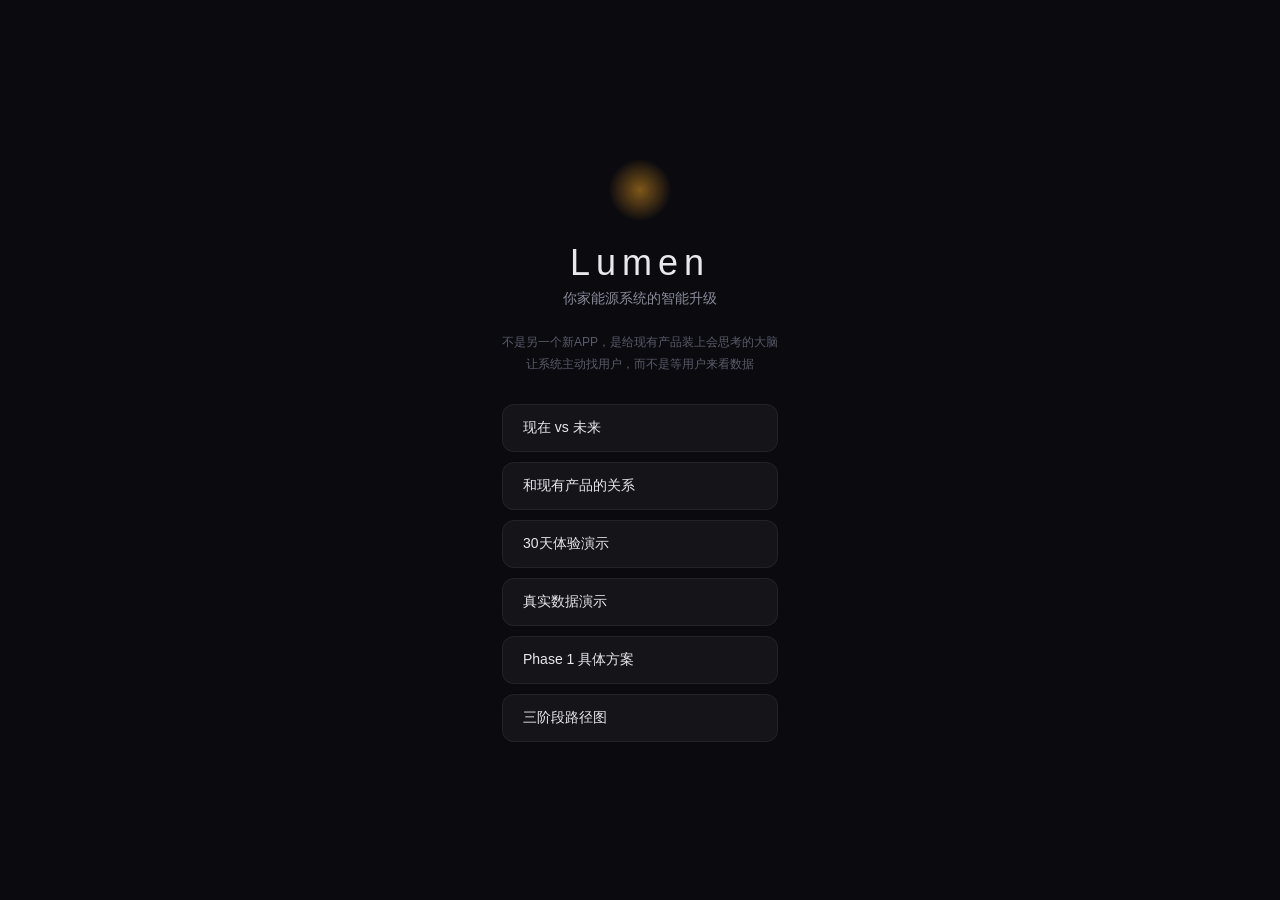
<file: index.html>
<!DOCTYPE html>
<html lang="zh-CN">
<head>
  <meta charset="UTF-8">
  <meta name="viewport" content="width=device-width, initial-scale=1.0, maximum-scale=1.0, user-scalable=no">
  <title>Lumen - 你家能源系统的意识</title>
  <link rel="stylesheet" href="css/style.css">
</head>
<body>
  <!-- 首页 -->
  <section id="landing" class="page active">
    <div class="landing-content">
      <div class="logo-glow"></div>
      <h1 class="brand-name">Lumen</h1>
      <p class="brand-tagline">你家能源系统的智能升级</p>
      <div class="landing-desc">
        <p>不是另一个新APP，是给现有产品装上会思考的大脑</p>
        <p>让系统主动找用户，而不是等用户来看数据</p>
      </div>

      <div class="landing-nav">
        <button class="landing-nav-btn" data-target="contrast">现在 vs 未来</button>
        <button class="landing-nav-btn" data-target="relationship">和现有产品的关系</button>
        <button class="landing-nav-btn" data-target="timeline">30天体验演示</button>
        <button class="landing-nav-btn" data-target="real-data">真实数据演示</button>
        <button class="landing-nav-btn" data-target="phase1">Phase 1 具体方案</button>
        <button class="landing-nav-btn" data-target="roadmap">三阶段路径图</button>
      </div>
    </div>
  </section>

  <!-- 现在 vs 未来 对比页 -->
  <section id="contrast" class="page">
    <div class="page-scroll">
      <div class="page-header">
        <button class="back-btn" data-target="landing">&larr; 返回</button>
        <h2>现在 vs 未来</h2>
      </div>
      <div class="contrast-container">
        <div class="contrast-side now">
          <div class="contrast-label">现在：用户打开APP看到的</div>
          <div class="contrast-mockup">
            <div class="mockup-header">
              <span class="mockup-title">我的电站</span>
              <span class="mockup-date">2026-05-30</span>
            </div>
            <div class="mockup-flow">
              <div class="flow-node">
                <span class="flow-value">3.2kW</span>
                <span class="flow-label">光伏</span>
              </div>
              <div class="flow-arrow">&rarr;</div>
              <div class="flow-node">
                <span class="flow-value">1.8kW</span>
                <span class="flow-label">家庭</span>
              </div>
              <div class="flow-arrow">&rarr;</div>
              <div class="flow-node">
                <span class="flow-value">0.7kW</span>
                <span class="flow-label">电网</span>
              </div>
            </div>
            <div class="mockup-stats">
              <div class="stat-row"><span>今日发电</span><span>18.3 kWh</span></div>
              <div class="stat-row"><span>今日用电</span><span>12.1 kWh</span></div>
              <div class="stat-row"><span>储能SOC</span><span>72%</span></div>
              <div class="stat-row"><span>今日卖电</span><span>6.2 kWh</span></div>
              <div class="stat-row"><span>今日买电</span><span>0 kWh</span></div>
              <div class="stat-row"><span>充电桩</span><span>空闲</span></div>
            </div>
            <div class="mockup-verdict">
              <p class="verdict-bad">用户看到这些数字后的反应：</p>
              <p class="verdict-quote">"嗯……看起来正常？我也不确定。关了吧。"</p>
            </div>
          </div>
        </div>

        <div class="contrast-divider">
          <span>VS</span>
        </div>

        <div class="contrast-side future">
          <div class="contrast-label">未来：用户收到的一条推送</div>
          <div class="contrast-push">
            <div class="push-header">
              <div class="push-avatar"></div>
              <div class="push-meta">
                <span class="push-name">Lumen</span>
                <span class="push-time">20:00</span>
              </div>
            </div>
            <div class="push-body">
              <p>今天阳光不错，发了18.3度电，全部自给自足没买电网的电。储能也从45%充到了92%。</p>
              <p>明天转阴，产能会下降，不过储能够用，不用担心。</p>
              <p>本月已经帮你省了¥342。</p>
            </div>
          </div>
          <div class="mockup-verdict">
            <p class="verdict-good">用户看到这条消息后的反应：</p>
            <p class="verdict-quote">"不错，省了342了。"然后继续刷朋友圈。</p>
          </div>
        </div>
      </div>
      <div class="contrast-summary">
        <p>同样的数据，不同的交付方式。</p>
        <p>左边需要用户主动打开、自己解读。右边直接告诉你结论，3秒看完。</p>
      </div>
    </div>
  </section>

  <!-- 和现有产品的关系 -->
  <section id="relationship" class="page">
    <div class="page-scroll">
      <div class="page-header">
        <button class="back-btn" data-target="landing">&larr; 返回</button>
        <h2>不是替代，是升级</h2>
      </div>
      <p class="page-subtitle">Lumen 是现有APP的智能层，不是另一个新产品</p>

      <div class="arch-stack">
        <div class="arch-layer new">
          <div class="arch-layer-header">
            <span class="arch-badge new-badge">新增</span>
            <h4>主动触达层</h4>
          </div>
          <p class="arch-desc">APP推送 / 短信 / 微信模板消息</p>
          <div class="arch-examples">
            <span>日报摘要</span><span>异常通知</span><span>建议确认</span><span>月度信</span>
          </div>
        </div>

        <div class="arch-connector"></div>

        <div class="arch-layer new">
          <div class="arch-layer-header">
            <span class="arch-badge new-badge">新增</span>
            <h4>对话层</h4>
          </div>
          <p class="arch-desc">APP内对话 / 微信客服对话</p>
          <div class="arch-examples">
            <span>追问电费</span><span>加装咨询</span><span>修改偏好</span><span>历史决策</span>
          </div>
        </div>

        <div class="arch-connector"></div>

        <div class="arch-layer existing">
          <div class="arch-layer-header">
            <span class="arch-badge existing-badge">改造</span>
            <h4>现有APP</h4>
          </div>
          <p class="arch-desc">角色转变：从"日常入口"变成"后台管理"</p>
          <div class="arch-examples">
            <span>设备详情</span><span>历史图表</span><span>成员管理</span><span>授权设置</span>
          </div>
        </div>

        <div class="arch-connector"></div>

        <div class="arch-layer existing">
          <div class="arch-layer-header">
            <span class="arch-badge existing-badge">不变</span>
            <h4>硬件层</h4>
          </div>
          <p class="arch-desc">自研逆变器 / 储能 / 充电桩</p>
          <div class="arch-examples">
            <span>数据上报</span><span>调度指令</span><span>安全保护</span><span>固件OTA</span>
          </div>
        </div>
      </div>

      <div class="key-point">
        <p><strong>用户体验的变化：</strong></p>
        <p>从"主动打开APP查看" → "被动收到关键信息，需要时再打开APP深入看"</p>
        <p class="key-note">APP的DAU会下降，但用户满意度和留存会上升——因为用户不打开APP不是因为不满意，而是因为不需要。</p>
      </div>
    </div>
  </section>

  <!-- 30天体验时间轴 -->
  <section id="timeline" class="page">
    <div class="timeline-header">
      <div class="timeline-progress">
        <div class="progress-bar" id="progress-bar"></div>
      </div>
      <div class="timeline-nav">
        <button class="back-btn small" data-target="landing">&larr;</button>
        <span class="nav-day" id="nav-day">Day 1</span>
        <span class="nav-title" id="nav-title">初次见面</span>
      </div>
    </div>

    <div class="cards-container" id="cards-container">
    </div>

    <div class="timeline-footer">
      <div class="nav-buttons">
        <button class="nav-btn" id="btn-prev">&larr; 上一天</button>
        <div class="dot-indicators" id="dot-indicators"></div>
        <button class="nav-btn" id="btn-next">下一天 &rarr;</button>
      </div>
      <div class="swipe-hint" id="swipe-hint">点击按钮或左右滑动浏览</div>
    </div>
  </section>

  <!-- 真实数据演示 -->
  <section id="real-data" class="page">
    <div class="page-scroll">
      <div class="page-header">
        <button class="back-btn" data-target="landing">&larr; 返回</button>
        <h2>真实数据演示</h2>
      </div>
      <p class="page-subtitle">以下用一个模拟家庭的真实数据，展示LLM生成的月度信</p>

      <div class="data-context">
        <div class="data-row"><span class="data-label">地点</span><span>浙江杭州</span></div>
        <div class="data-row"><span class="data-label">系统</span><span>10kW光伏 + 10kWh储能 + 7kW充电桩</span></div>
        <div class="data-row"><span class="data-label">家庭</span><span>四口之家，一辆纯电车</span></div>
        <div class="data-row"><span class="data-label">月份</span><span>2026年5月</span></div>
      </div>

      <div class="data-raw">
        <h4>原始数据输入</h4>
        <div class="raw-grid">
          <div class="raw-item"><span class="raw-value">486</span><span class="raw-label">发电(kWh)</span></div>
          <div class="raw-item"><span class="raw-value">412</span><span class="raw-label">用电(kWh)</span></div>
          <div class="raw-item"><span class="raw-value">127</span><span class="raw-label">卖电(kWh)</span></div>
          <div class="raw-item"><span class="raw-value">53</span><span class="raw-label">买电(kWh)</span></div>
          <div class="raw-item"><span class="raw-value">87%</span><span class="raw-label">自给率</span></div>
          <div class="raw-item"><span class="raw-value">¥623</span><span class="raw-label">节省金额</span></div>
        </div>
      </div>

      <div class="transform-arrow">
        <span>LLM 生成</span>
        <div class="arrow-line"></div>
      </div>

      <div class="generated-letter" id="generated-letter">
      </div>

      <div class="prompt-section">
        <h4>背后的 Prompt 逻辑</h4>
        <div class="prompt-box">
          <div class="prompt-label">System Prompt（节选）</div>
          <p class="prompt-text">你是 Lumen，一个家庭能源AI助手。语气温和、简洁、像一个靠谱的管家。只说用户需要知道的事，不堆数据。每条消息控制在3-5句话。金额精确到元，电量精确到度。</p>
        </div>
        <div class="prompt-box">
          <div class="prompt-label">关键规则</div>
          <ul class="prompt-rules">
            <li>先说结论，再说细节</li>
            <li>用生活化的比喻解释数据</li>
            <li>主动提及用户会关心的事件（停电、异常）</li>
            <li>每封信包含一个"社交货币"（可以跟别人聊的话题）</li>
            <li>结尾给出下月预期，建立确定感</li>
          </ul>
        </div>
      </div>
    </div>
  </section>

  <!-- Phase 1 具体方案 -->
  <section id="phase1" class="page">
    <div class="page-scroll">
      <div class="page-header">
        <button class="back-btn" data-target="landing">&larr; 返回</button>
        <h2>Phase 1 具体方案</h2>
      </div>
      <p class="page-subtitle">8-12周，让用户第一次感受到"系统在主动跟我说话"</p>

      <div class="p1-section">
        <h4>数据输入（已有）</h4>
        <div class="p1-table">
          <div class="p1-row header"><span>数据字段</span><span>来源</span><span>频率</span></div>
          <div class="p1-row"><span>光伏实时功率</span><span>逆变器</span><span>5秒/次</span></div>
          <div class="p1-row"><span>日/月累计发电</span><span>逆变器</span><span>实时累计</span></div>
          <div class="p1-row"><span>储能SOC</span><span>BMS</span><span>10秒/次</span></div>
          <div class="p1-row"><span>充电桩状态</span><span>充电模块</span><span>实时</span></div>
          <div class="p1-row"><span>电网购/卖电量</span><span>电表</span><span>分钟级</span></div>
        </div>
      </div>

      <div class="p1-section">
        <h4>外部数据（需接入）</h4>
        <div class="p1-table">
          <div class="p1-row header"><span>数据</span><span>来源</span><span>工作量</span></div>
          <div class="p1-row"><span>天气预报</span><span>和风天气API</span><span>1天</span></div>
          <div class="p1-row"><span>分时电价</span><span>电力公司公开数据</span><span>3天</span></div>
          <div class="p1-row"><span>日出日落</span><span>本地算法</span><span>0.5天</span></div>
        </div>
      </div>

      <div class="p1-section">
        <h4>MVP 范围</h4>
        <div class="scope-list">
          <div class="scope-item include">每日晚8点推送一条日报摘要（APP推送）</div>
          <div class="scope-item include">异常事件实时通知（停电、设备离线、产能骤降）</div>
          <div class="scope-item include">每月1号生成月度信（H5页面，推送链接）</div>
          <div class="scope-item exclude">对话能力（Phase 2）</div>
          <div class="scope-item exclude">自动控制（Phase 3）</div>
          <div class="scope-item exclude">多家庭成员（Phase 2）</div>
        </div>
      </div>

      <div class="p1-section">
        <h4>时间线</h4>
        <div class="p1-timeline">
          <div class="p1-week"><span class="week-num">W1-2</span><span class="week-task">数据管道搭建</span><span class="week-detail">从设备平台抽取结构化数据，接入天气API</span></div>
          <div class="p1-week"><span class="week-num">W3-4</span><span class="week-task">Prompt工程</span><span class="week-detail">设计日报/异常/月报模板，用历史数据批量测试</span></div>
          <div class="p1-week"><span class="week-num">W5-6</span><span class="week-task">推送通道</span><span class="week-detail">APP推送集成，月度信H5开发</span></div>
          <div class="p1-week"><span class="week-num">W7-8</span><span class="week-task">内测</span><span class="week-detail">10-20个内部家庭试用，调优prompt</span></div>
          <div class="p1-week"><span class="week-num">W9-10</span><span class="week-task">灰度</span><span class="week-detail">100个活跃用户灰度，监控打开率</span></div>
          <div class="p1-week"><span class="week-num">W11-12</span><span class="week-task">上线</span><span class="week-detail">全量推送，上线反馈入口</span></div>
        </div>
      </div>

      <div class="p1-section">
        <h4>资源需求</h4>
        <div class="resource-grid">
          <div class="resource-item"><span class="resource-role">后端工程师</span><span class="resource-count">1人</span><span class="resource-task">数据管道 + API对接</span></div>
          <div class="resource-item"><span class="resource-role">LLM应用工程师</span><span class="resource-count">1人</span><span class="resource-task">Prompt设计 + 质量保障</span></div>
          <div class="resource-item"><span class="resource-role">前端工程师</span><span class="resource-count">1人</span><span class="resource-task">月度信H5 + 推送集成</span></div>
          <div class="resource-item"><span class="resource-role">产品经理</span><span class="resource-count">0.5人</span><span class="resource-task">内容策略 + 用户测试</span></div>
        </div>
      </div>

      <div class="p1-section">
        <h4>成功指标</h4>
        <div class="metrics-grid">
          <div class="metric-item">
            <span class="metric-value">&gt;40%</span>
            <span class="metric-name">日报推送打开率</span>
            <span class="metric-baseline">当前APP日活约5-8%</span>
          </div>
          <div class="metric-item">
            <span class="metric-value">&gt;60%</span>
            <span class="metric-name">月度信阅读完成率</span>
          </div>
          <div class="metric-item">
            <span class="metric-value">&lt;5%</span>
            <span class="metric-name">退订率</span>
          </div>
          <div class="metric-item">
            <span class="metric-value">&gt;50</span>
            <span class="metric-name">NPS</span>
          </div>
        </div>
      </div>
    </div>
  </section>

  <!-- 路径图 -->
  <section id="roadmap" class="page">
    <div class="page-scroll">
      <div class="page-header">
        <button class="back-btn" data-target="landing">&larr; 返回</button>
        <h2>从愿景到落地</h2>
      </div>
      <p class="page-subtitle">三个阶段，每一步都有独立的用户价值</p>

      <div class="phases">
        <div class="phase-card">
          <div class="phase-header">
            <span class="phase-number">01</span>
            <span class="phase-duration">3个月</span>
          </div>
          <h3>能说话的能源报告</h3>
          <p class="phase-desc">接入现有硬件数据，用AI生成自然语言的日报/周报/月报</p>
          <div class="phase-value">
            <span class="value-label">用户价值</span>
            <span>从"看不懂的图表"变成"一句话告诉我今天怎么样"</span>
          </div>
        </div>

        <div class="phase-connector"></div>

        <div class="phase-card">
          <div class="phase-header">
            <span class="phase-number">02</span>
            <span class="phase-duration">6个月</span>
          </div>
          <h3>能对话的能源顾问</h3>
          <p class="phase-desc">加入对话能力和外部数据，用户可以随时提问，系统开始学习偏好</p>
          <div class="phase-value">
            <span class="value-label">用户价值</span>
            <span>从"被动看报告"变成"有个懂行的人可以随时问"</span>
          </div>
        </div>

        <div class="phase-connector"></div>

        <div class="phase-card">
          <div class="phase-header">
            <span class="phase-number">03</span>
            <span class="phase-duration">12个月</span>
          </div>
          <h3>能行动的能源代理</h3>
          <p class="phase-desc">接入设备控制API，AI自主执行决策，渐进式获取用户授权</p>
          <div class="phase-value">
            <span class="value-label">用户价值</span>
            <span>从"给我建议"变成"替我做好了"</span>
          </div>
        </div>
      </div>

      <div class="comparison-section">
        <h3 class="comparison-title">本质区别</h3>
        <div class="comparison-table">
          <div class="comp-row comp-header">
            <span></span>
            <span>传统能源APP</span>
            <span>Lumen</span>
          </div>
          <div class="comp-row">
            <span>核心交互</span>
            <span>用户打开APP看数据</span>
            <span class="highlight">系统在需要时找你</span>
          </div>
          <div class="comp-row">
            <span>价值交付</span>
            <span>数据可视化</span>
            <span class="highlight">决策执行 + 叙事解释</span>
          </div>
          <div class="comp-row">
            <span>用户角色</span>
            <span>操作者</span>
            <span class="highlight">委托人</span>
          </div>
          <div class="comp-row">
            <span>成功标志</span>
            <span>DAU高、时长长</span>
            <span class="highlight">用户完全不想起这件事</span>
          </div>
        </div>
      </div>

      <div class="final-statement">
        <p>Lumen 的终极形态：</p>
        <p class="statement-highlight">你忘了它的存在，但你的电费账单每个月都在变少，你的家在每次极端天气中都安然无恙，你偶尔收到一封信，告诉你一切都好。</p>
      </div>
    </div>
  </section>

  <script src="js/data.js"></script>
  <script src="js/app.js"></script>
</body>
</html>
</file>
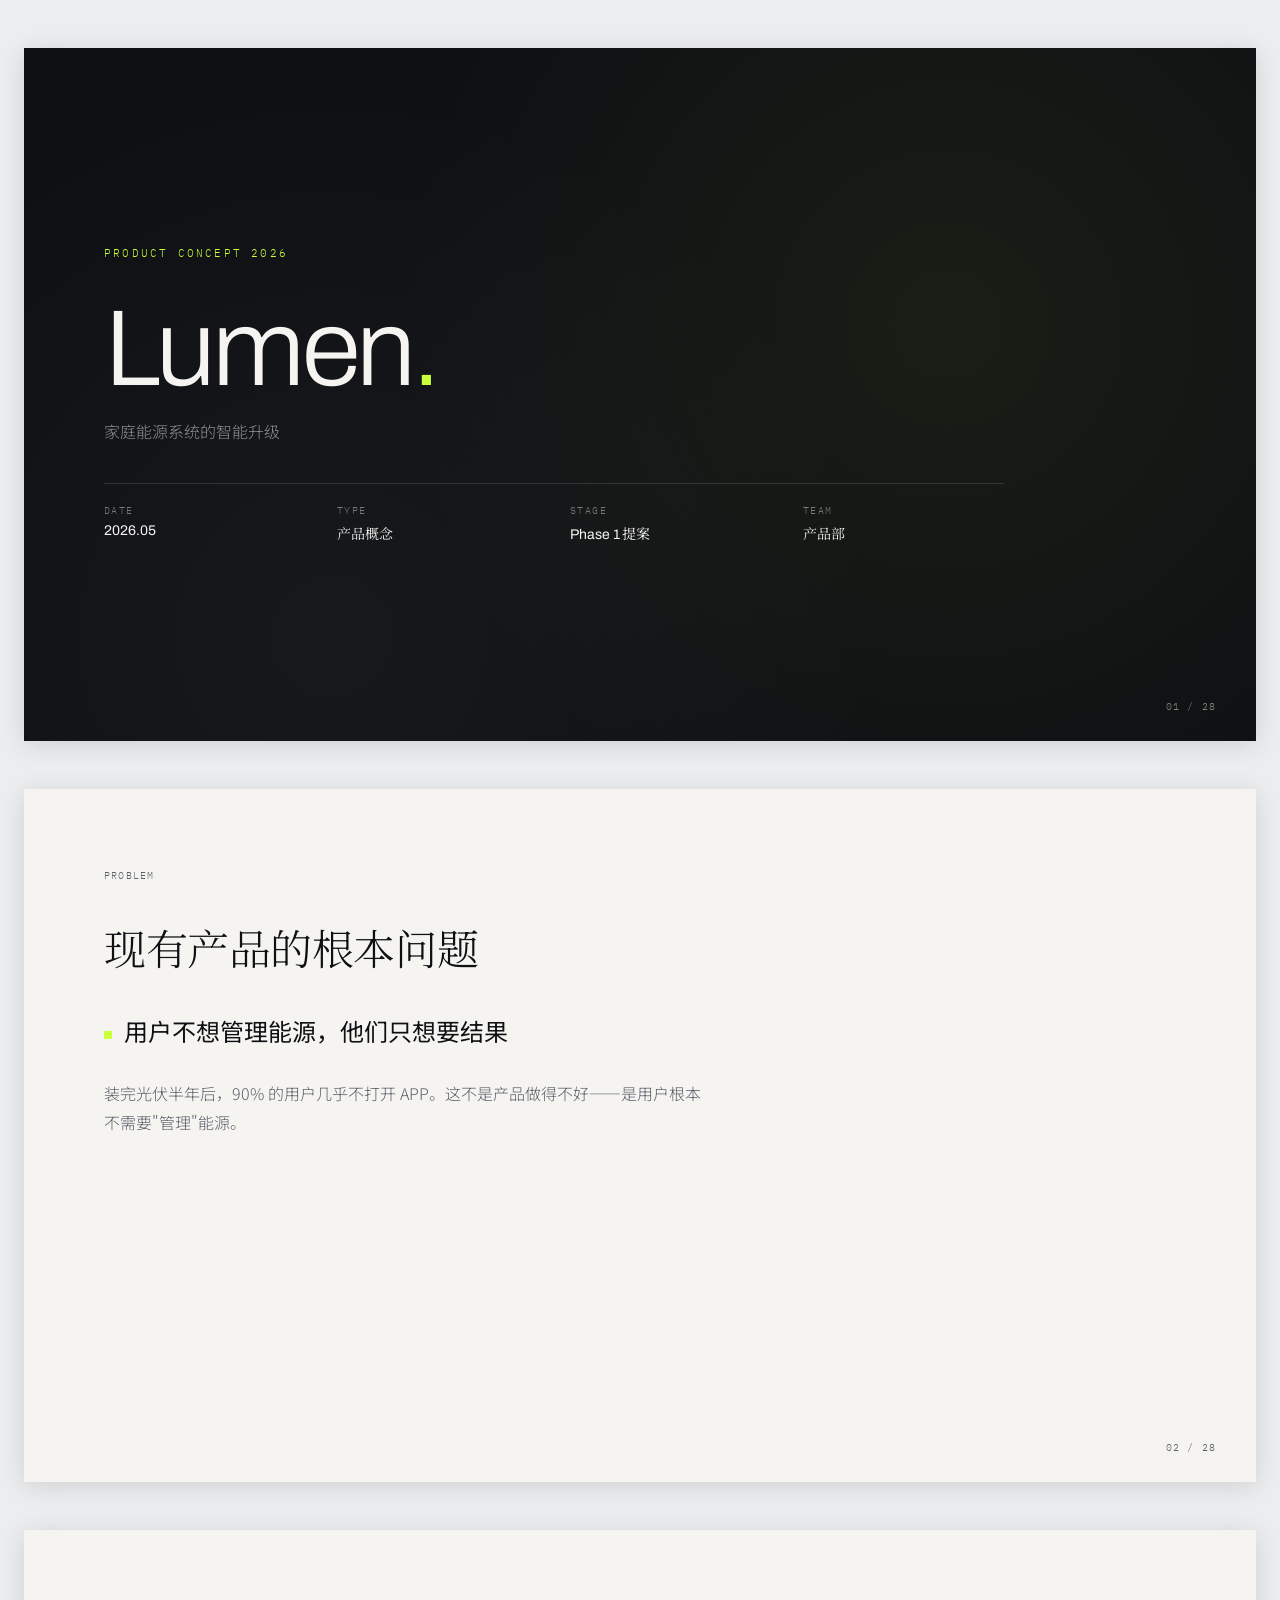
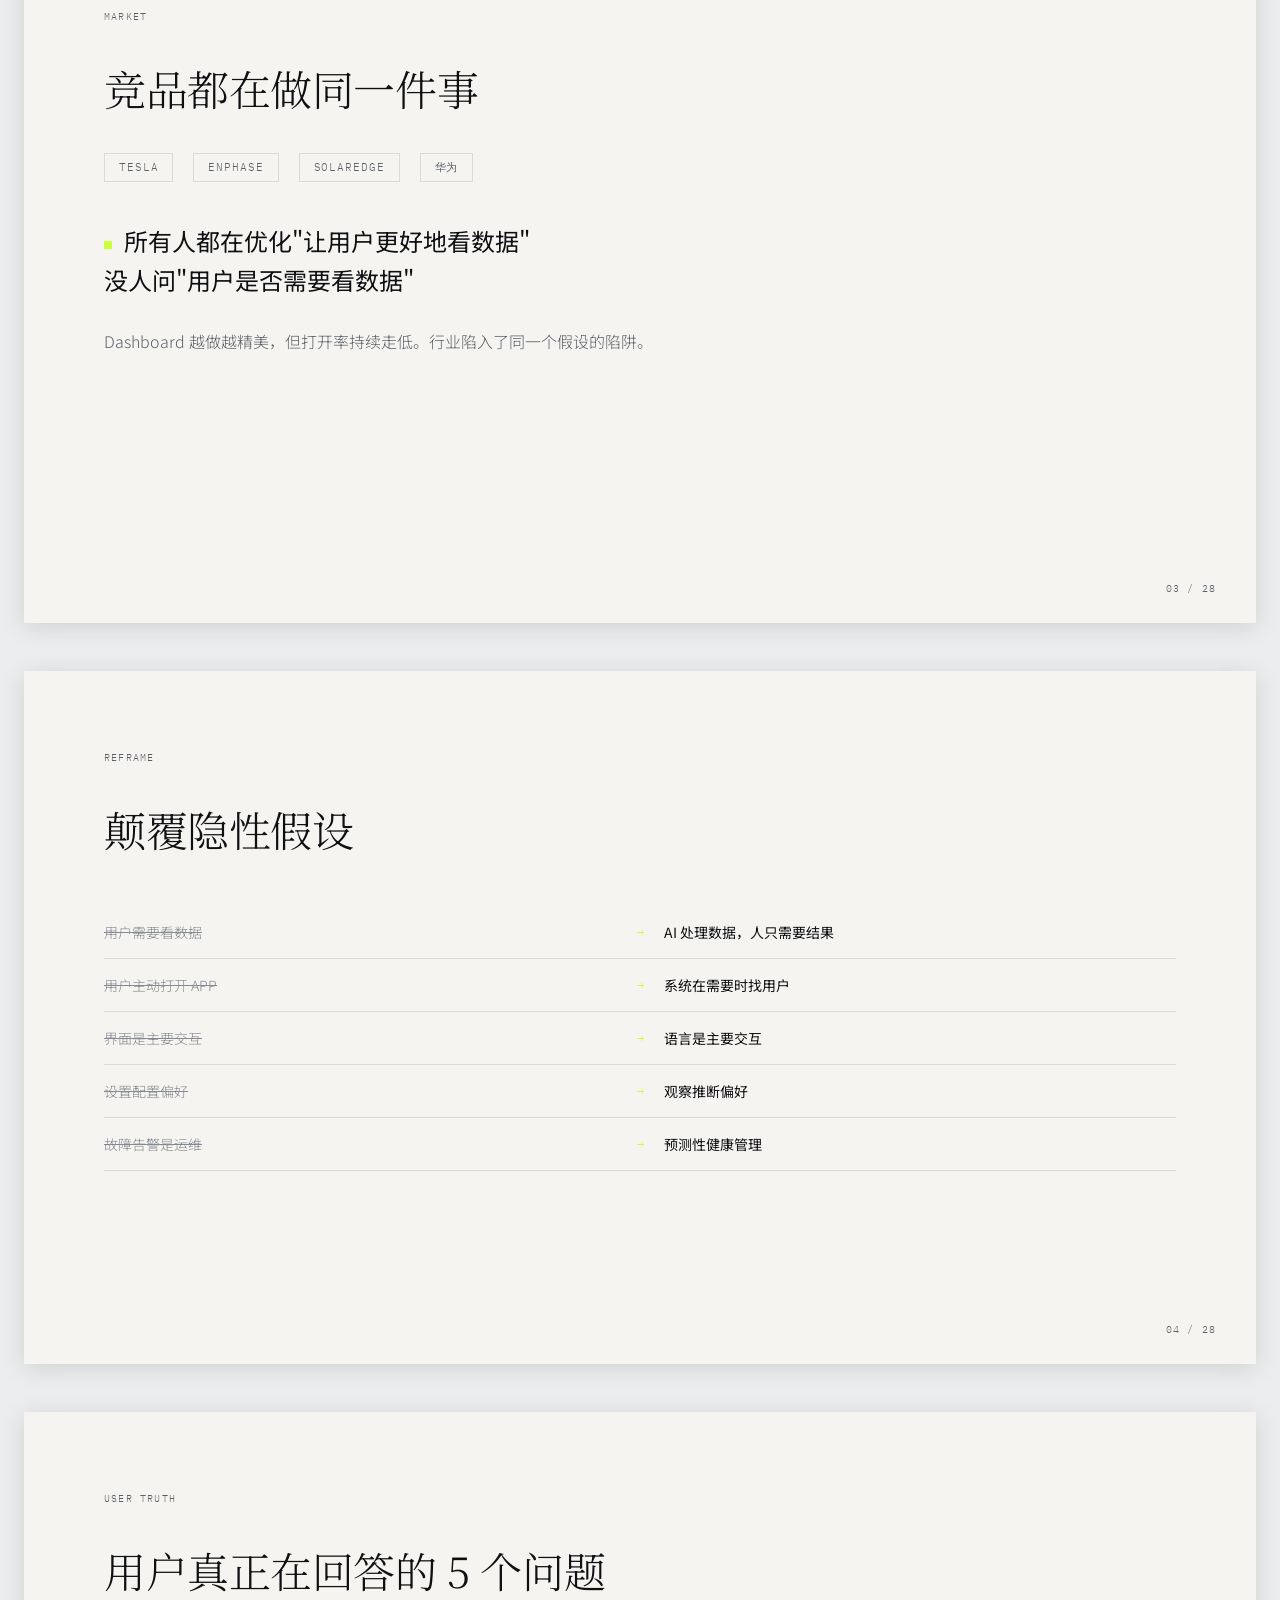
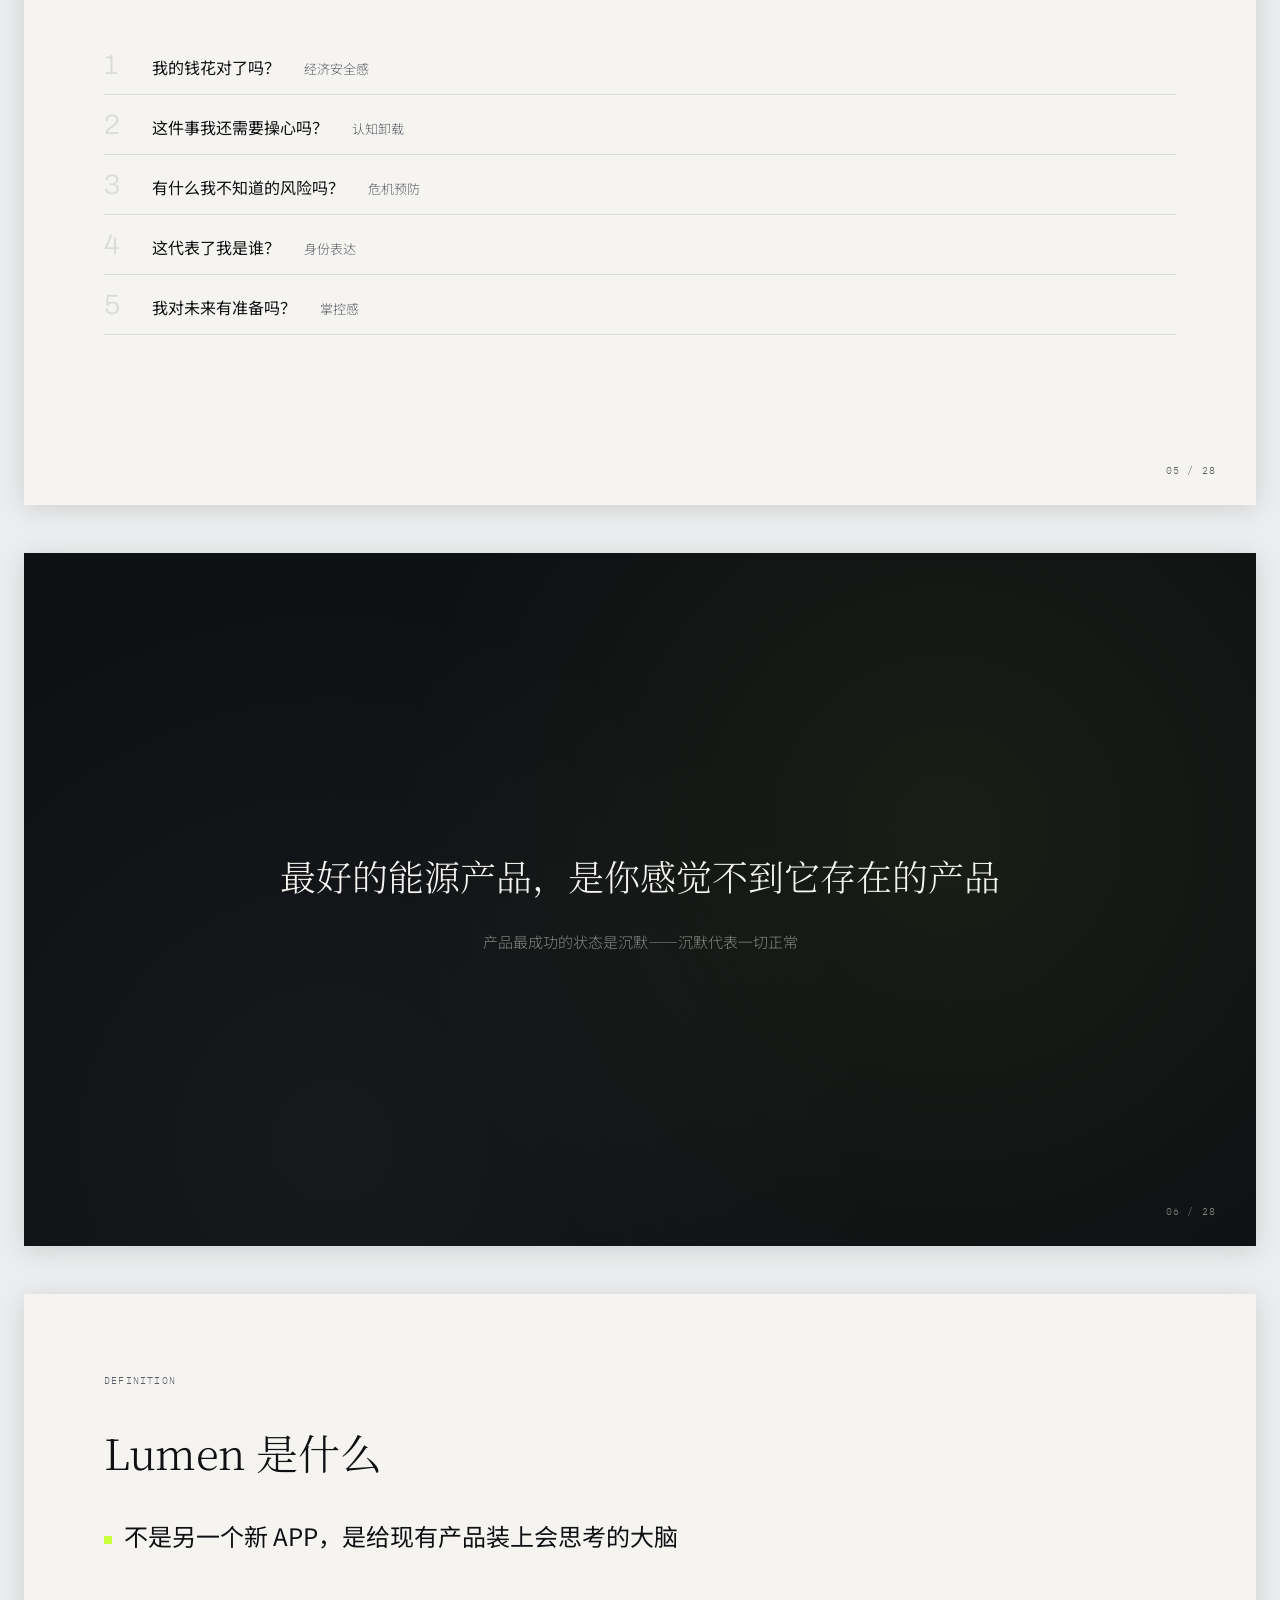
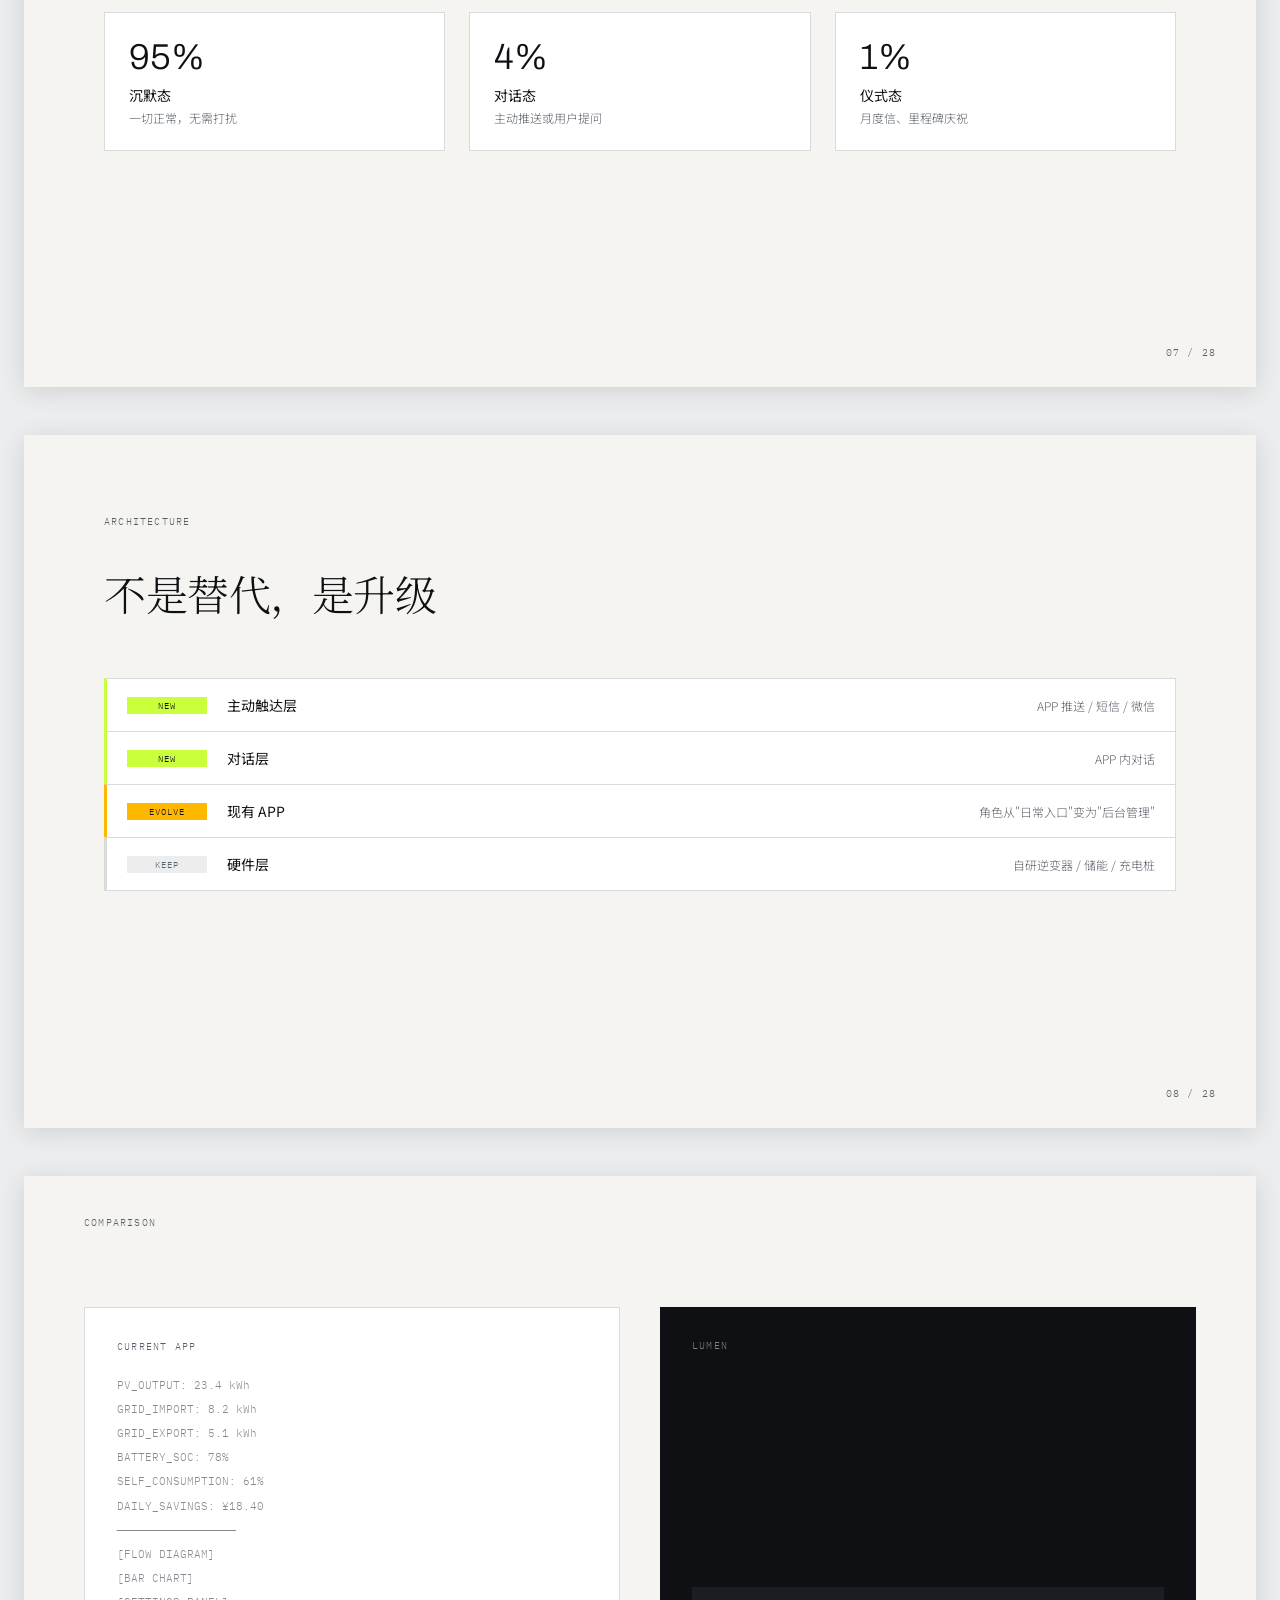
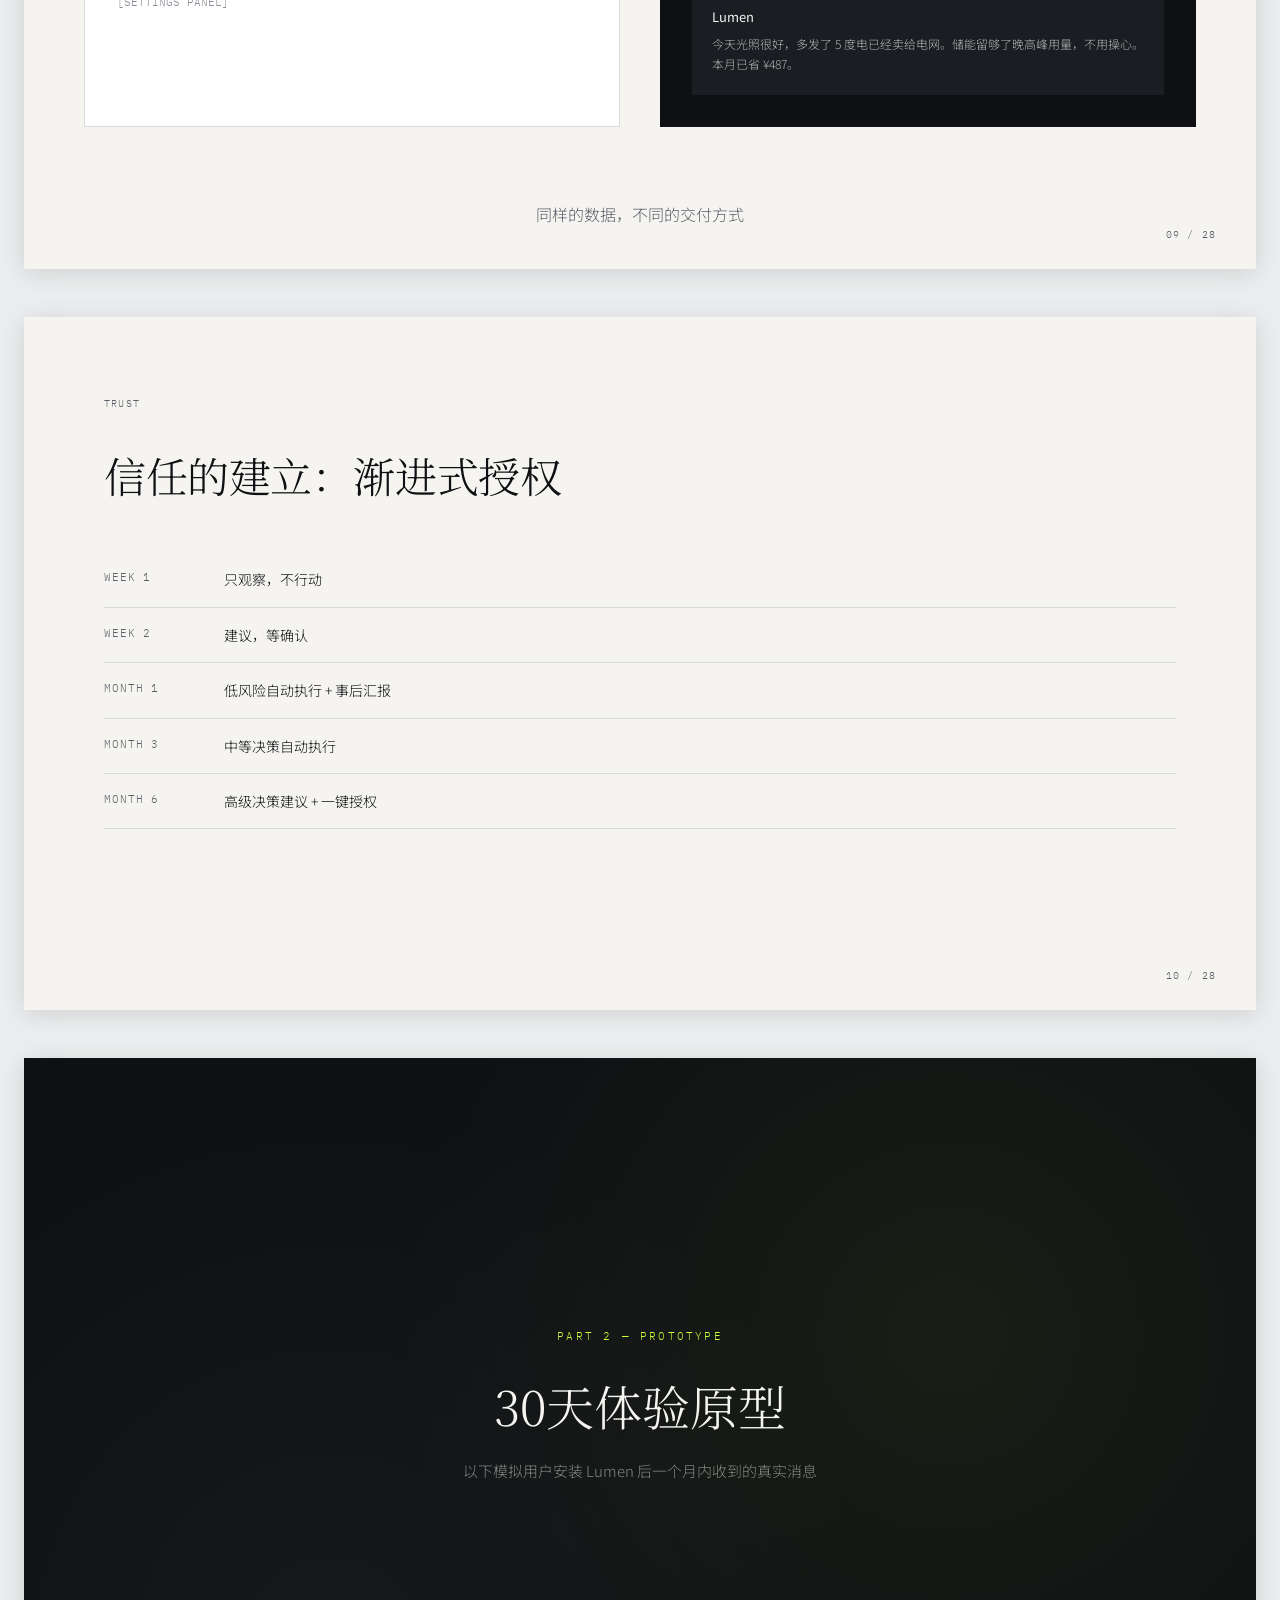
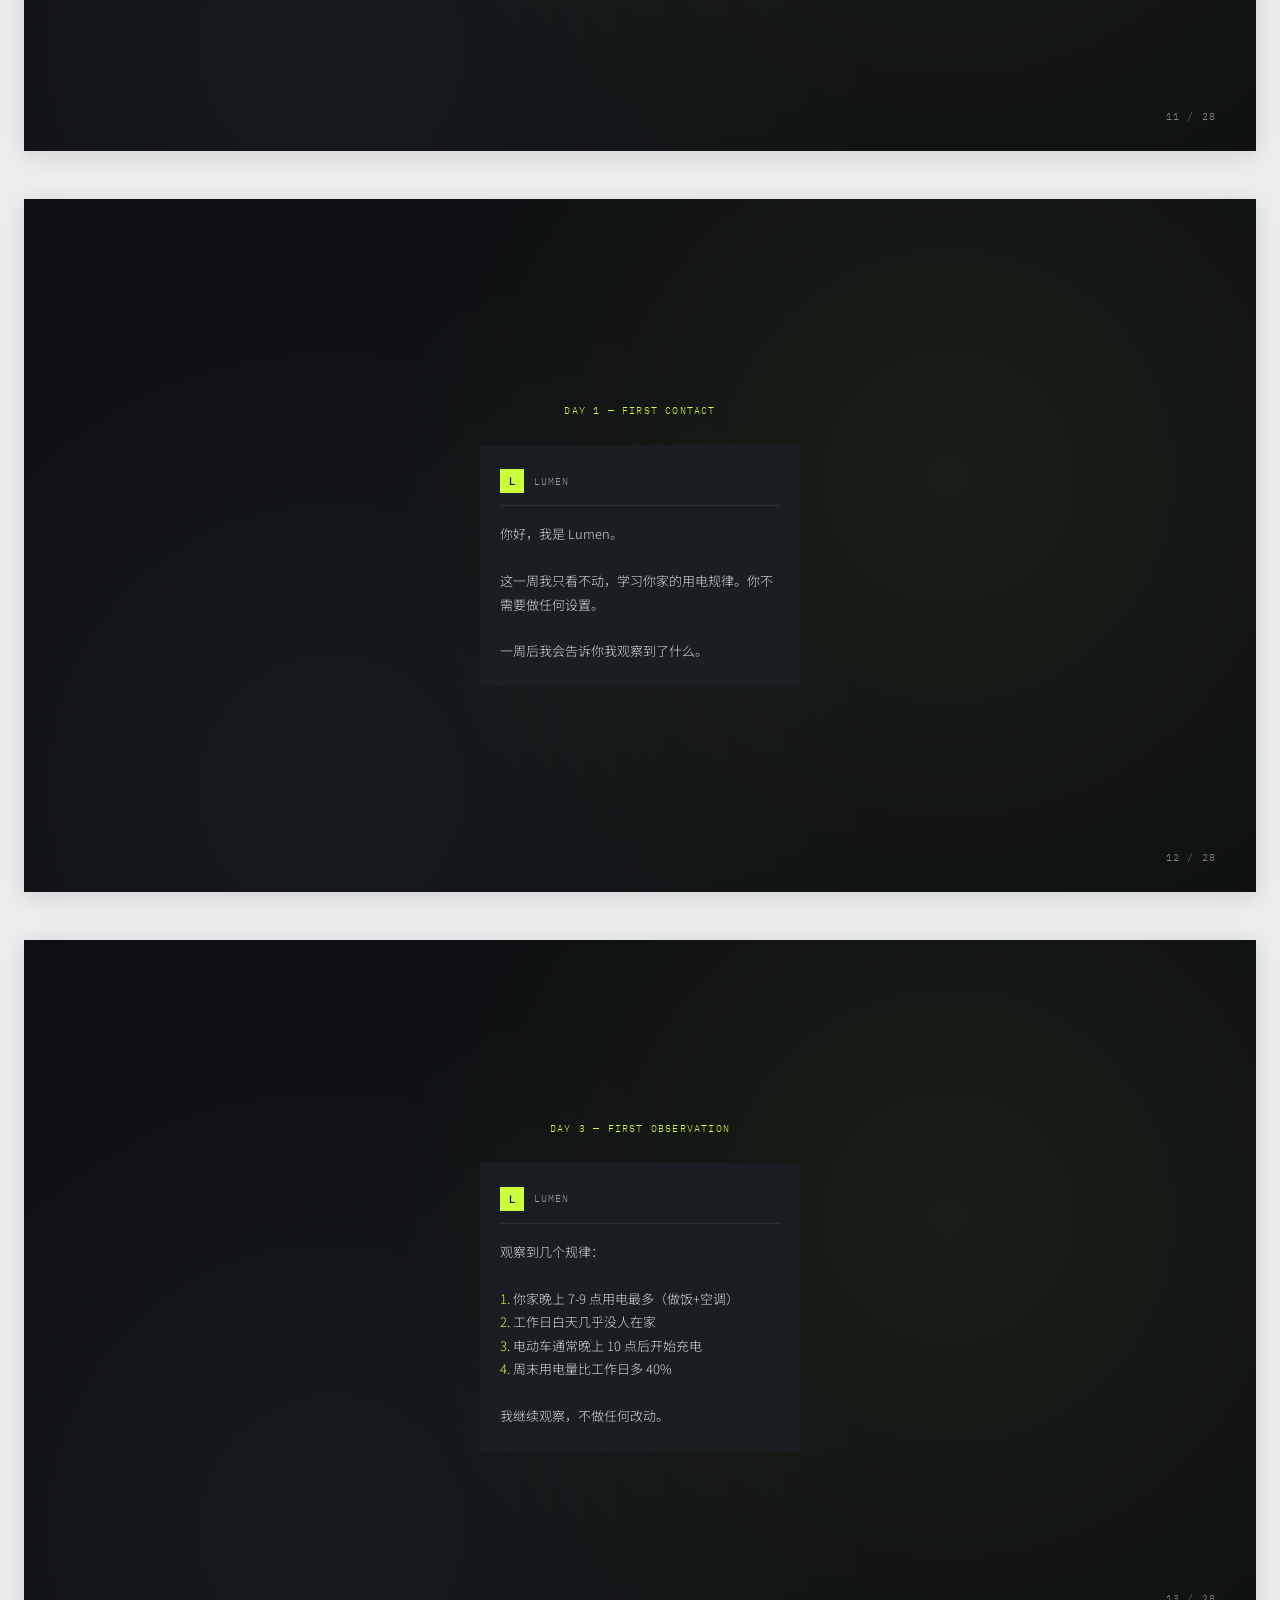
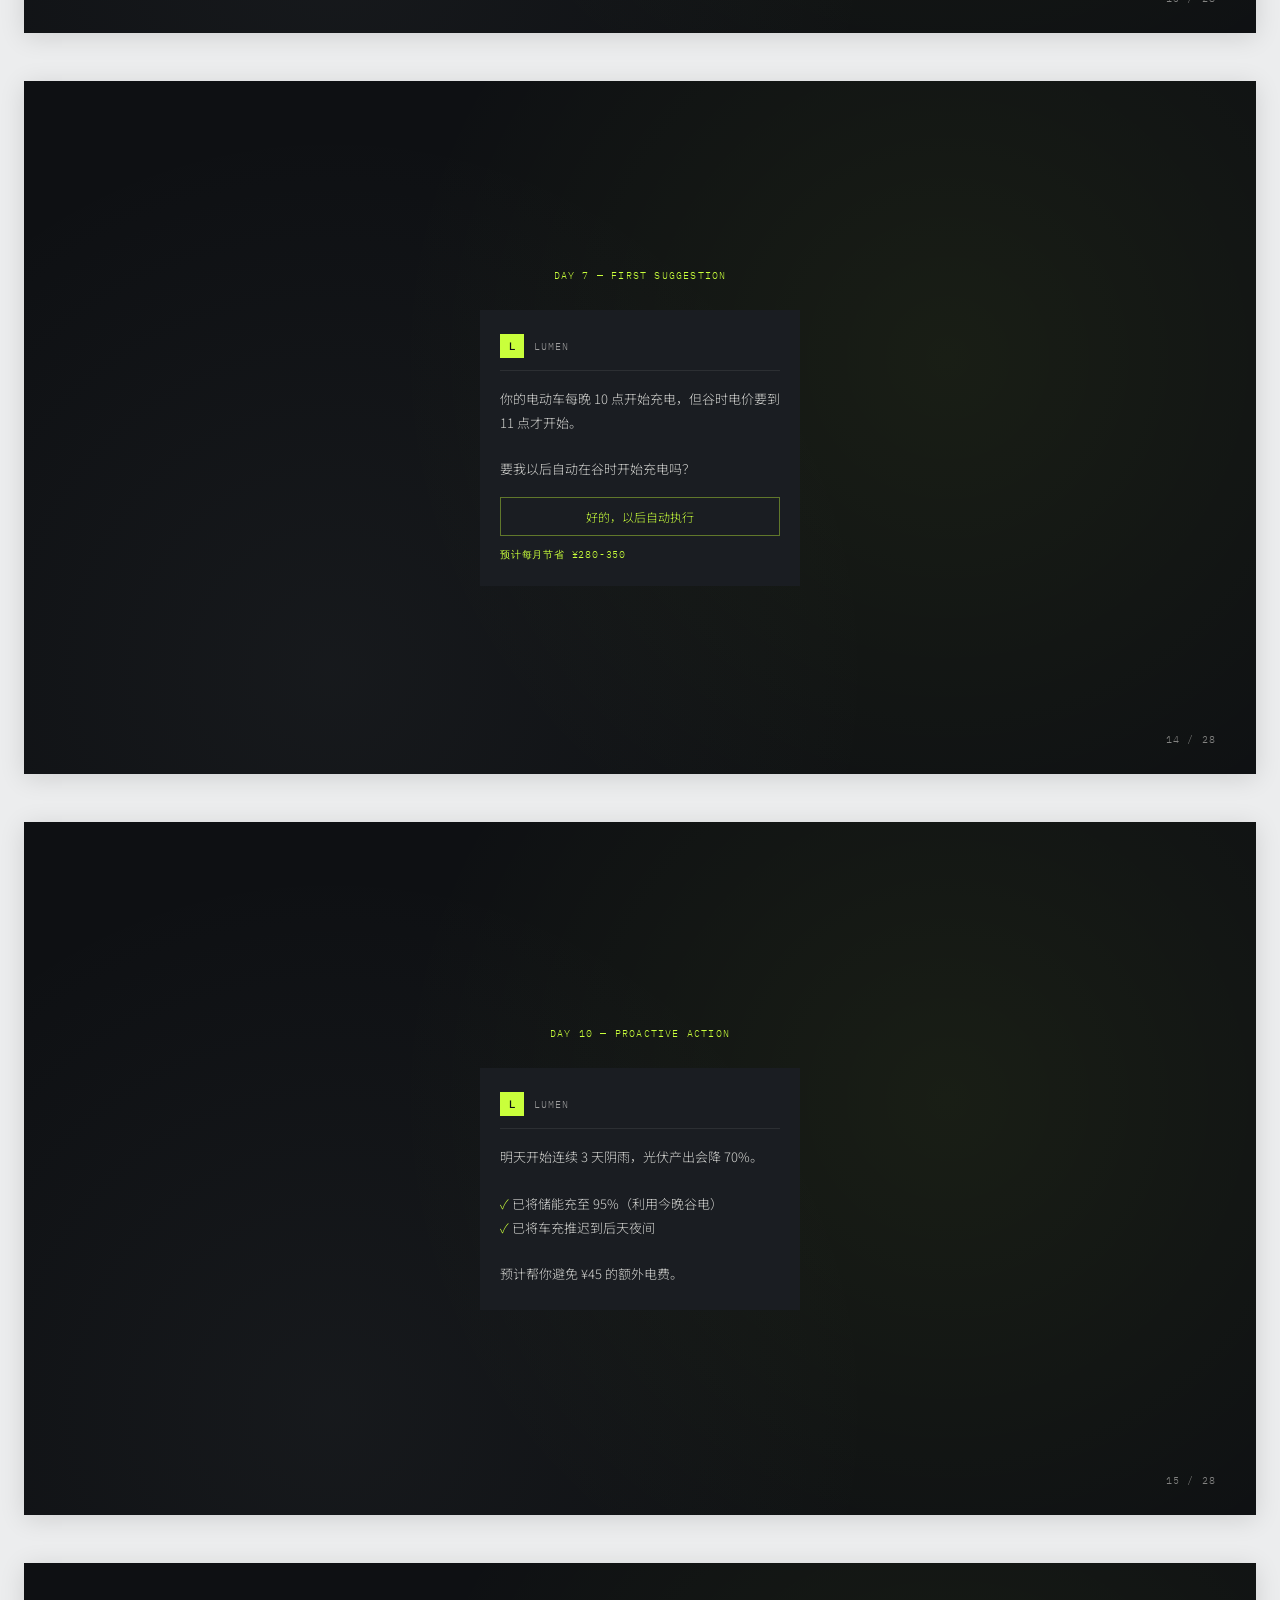
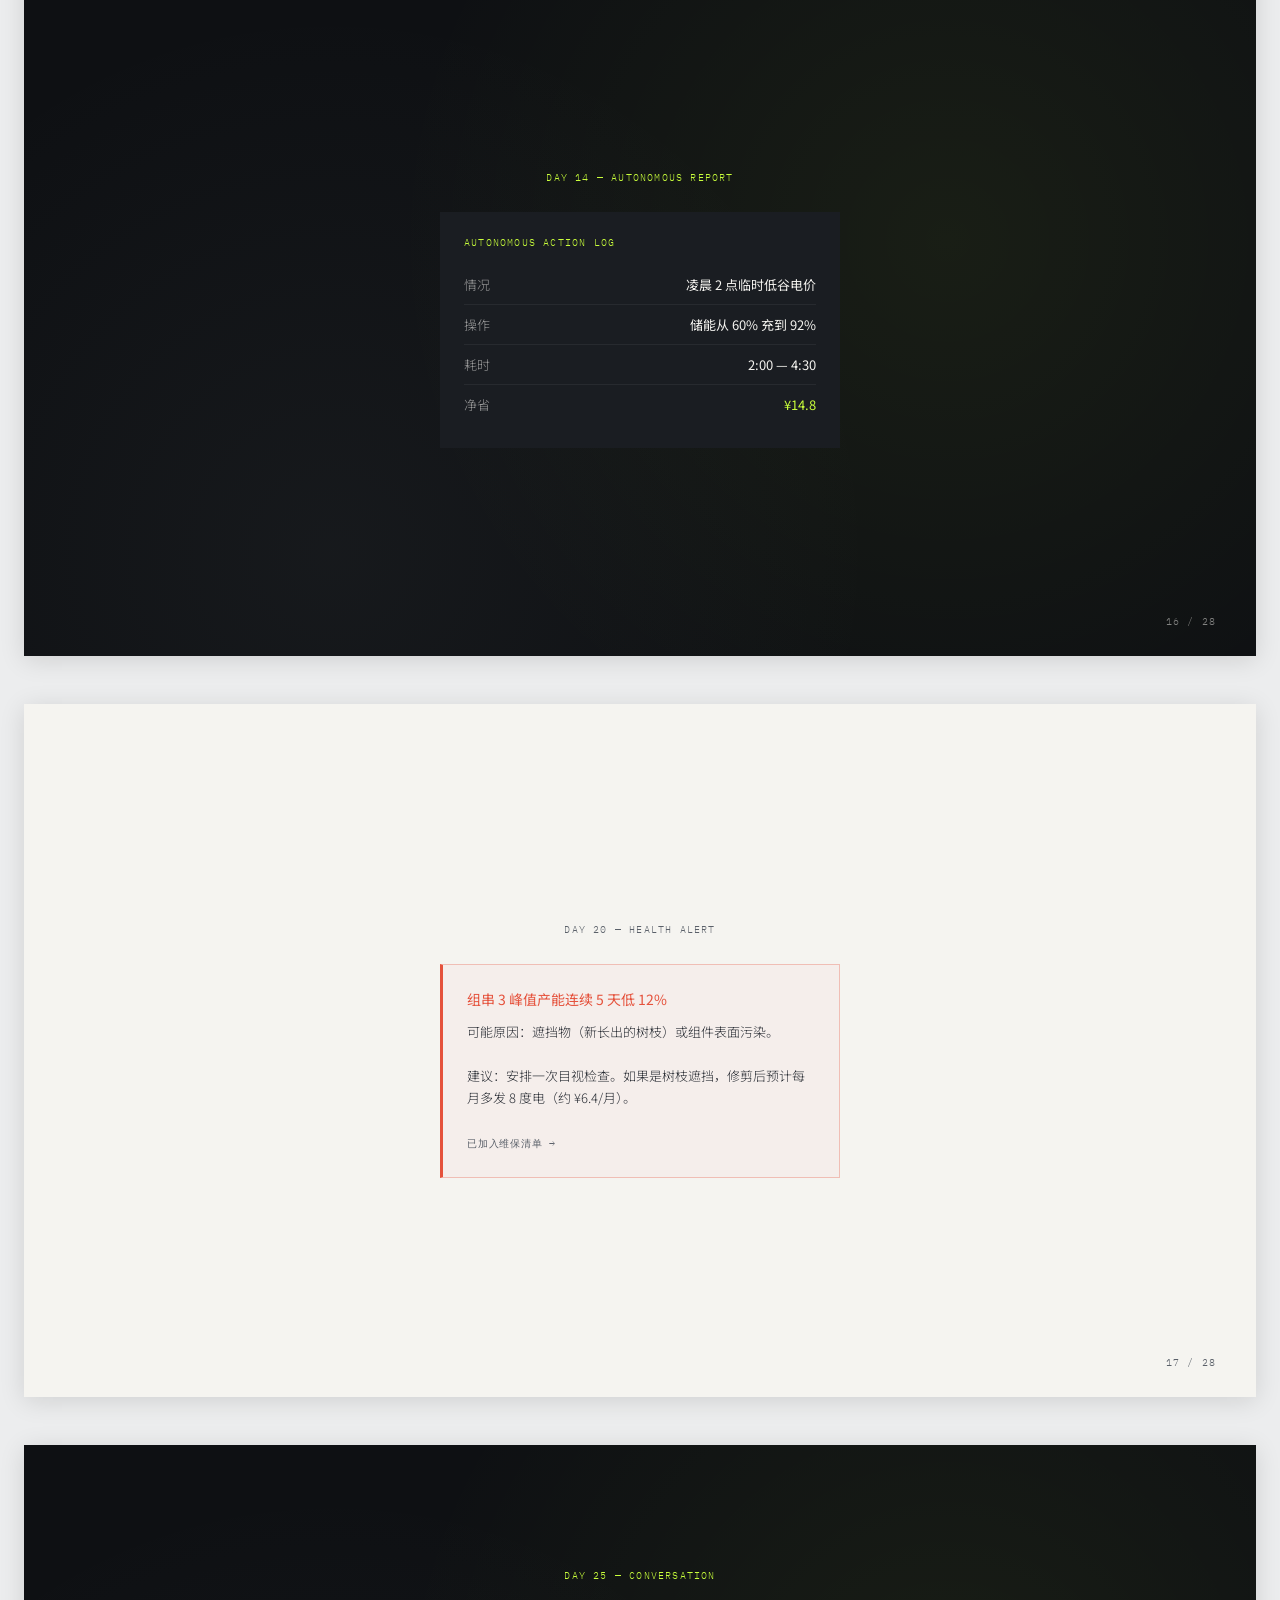
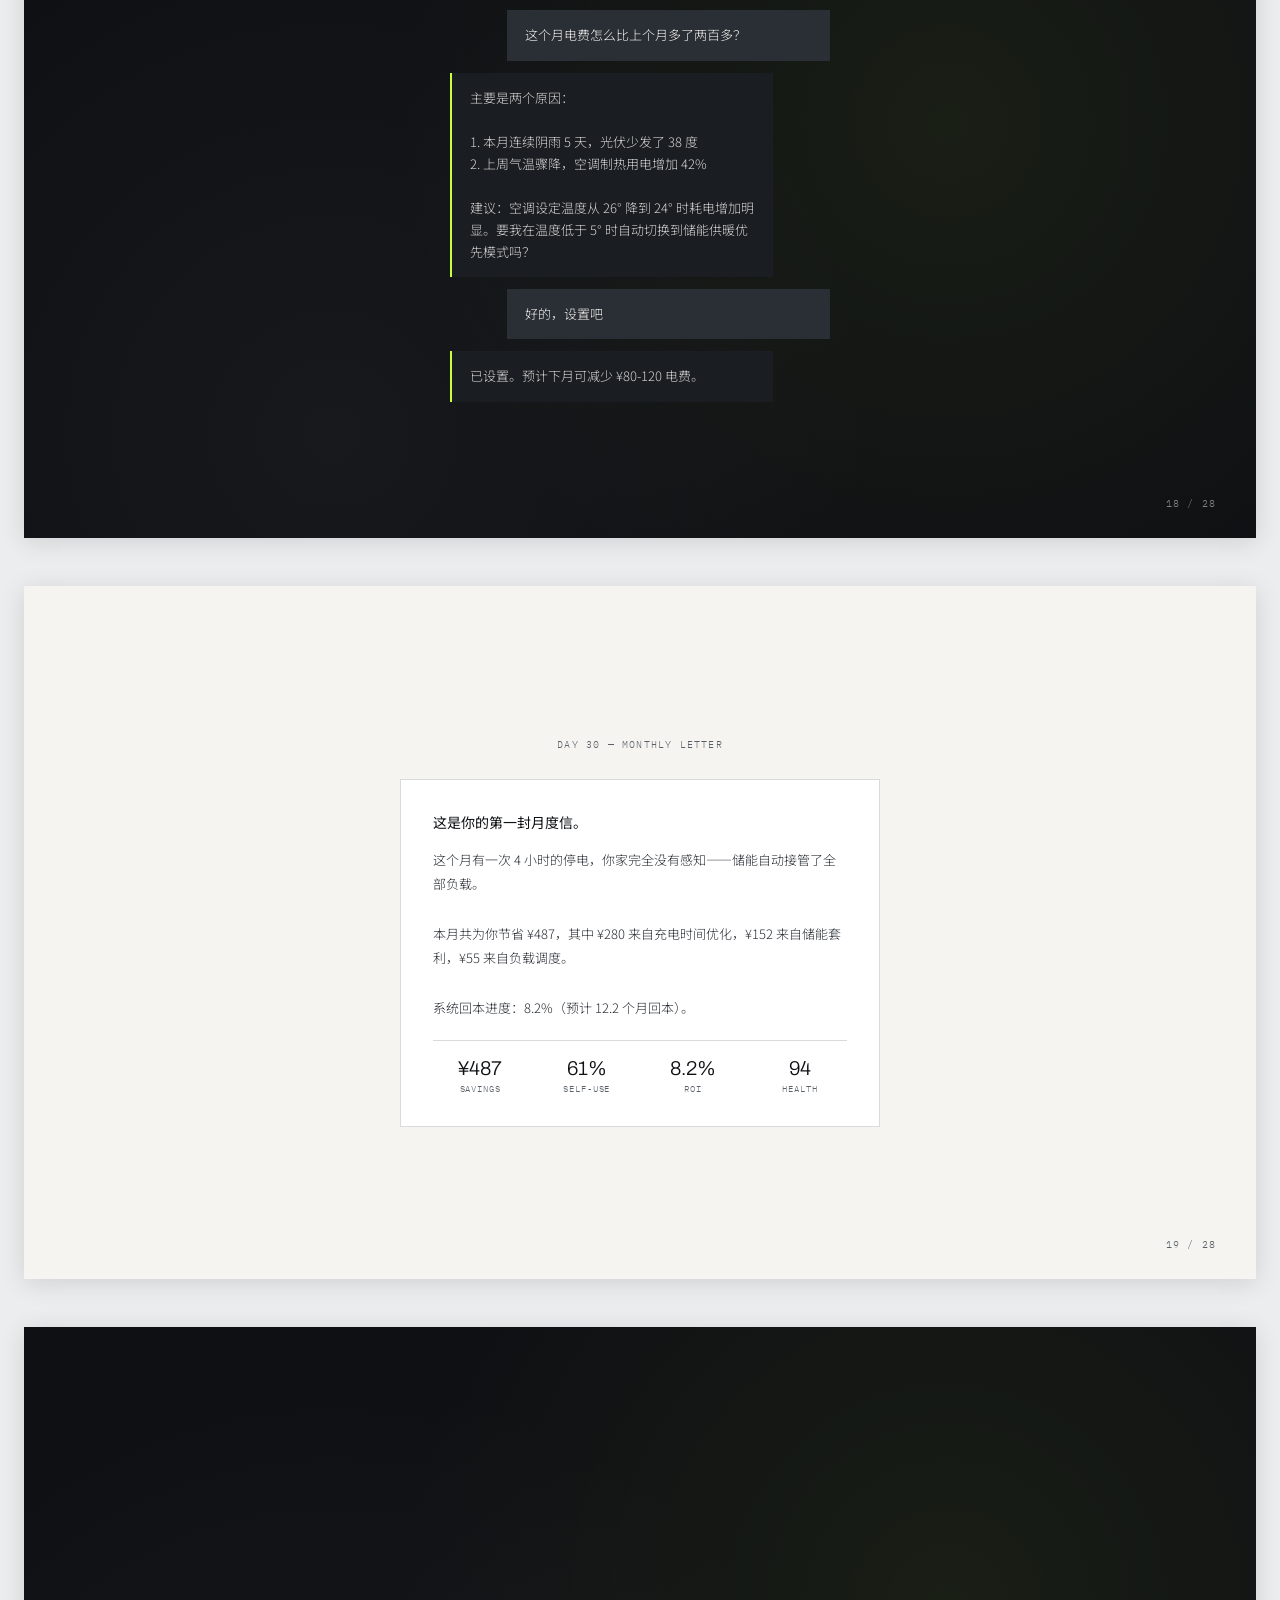
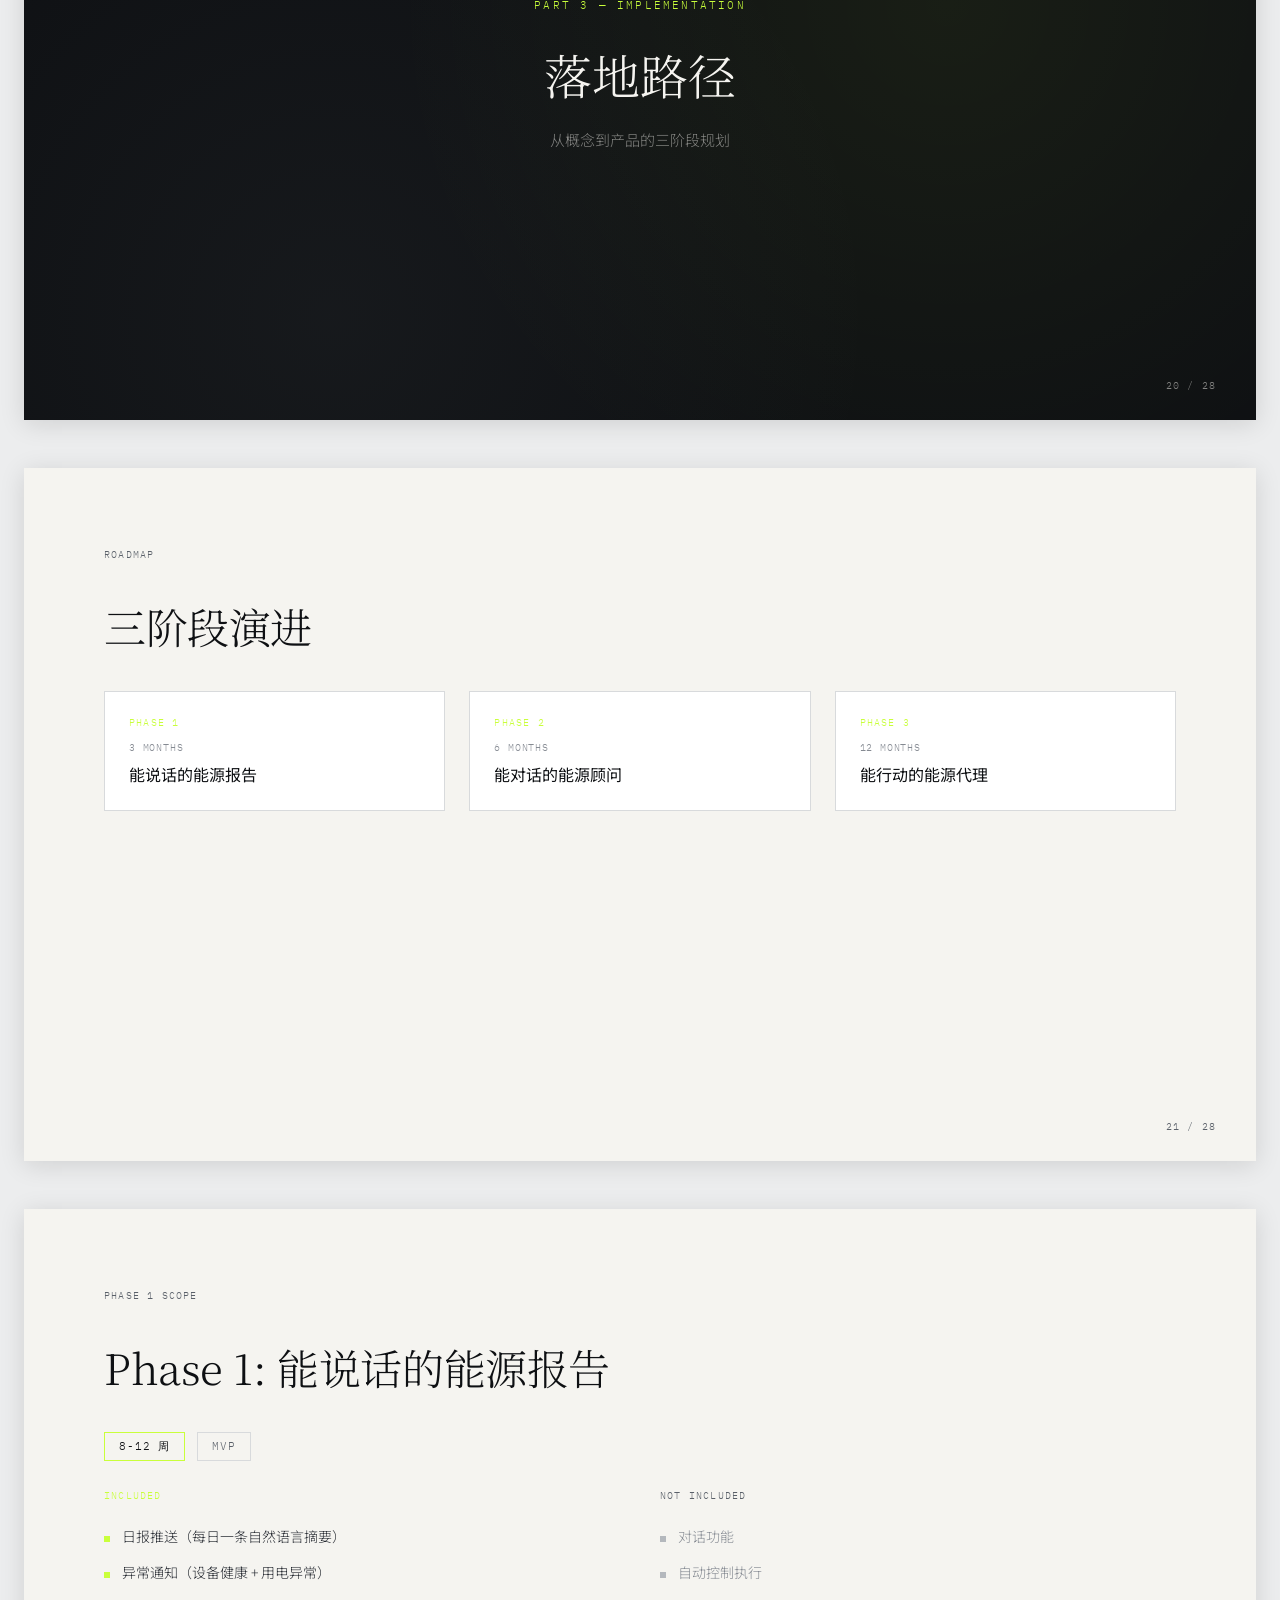
<file: presentation.html>
<!DOCTYPE html>
<html lang="zh-CN">
<head>
<meta charset="UTF-8">
<meta name="viewport" content="width=device-width, initial-scale=1.0">
<title>Lumen · Product Concept 2026</title>
<link rel="preconnect" href="https://fonts.googleapis.com">
<link rel="preconnect" href="https://fonts.gstatic.com" crossorigin>
<link href="https://fonts.googleapis.com/css2?family=Archivo:wght@300;400;500&family=Inter+Tight:wght@300;400;500&family=IBM+Plex+Mono:wght@400;500&family=Noto+Sans+SC:wght@300;400;500&family=Noto+Serif+SC:wght@300;400&display=swap" rel="stylesheet">
<style>
:root {
  --ink-900: #0E1013;
  --ink-800: #1A1D22;
  --ink-700: #2A2E35;
  --ink-500: #5A6069;
  --ink-400: #858A92;
  --ink-300: #B4B8BD;
  --ink-200: #D8DADC;
  --ink-100: #ECEDEE;
  --paper: #F5F4F0;
  --paper-2: #FAF9F6;
  --white: #FFFFFF;
  --accent: #C9FF3B;
  --accent-2: #FFB800;
  --signal-red: #E5523C;
  --font-display: "Archivo", "Noto Serif SC", system-ui, sans-serif;
  --font-body: "Inter Tight", "Noto Sans SC", system-ui, sans-serif;
  --font-zh: "Noto Sans SC", system-ui, sans-serif;
  --font-zh-display: "Noto Serif SC", "Noto Sans SC", system-ui, serif;
  --font-mono: "IBM Plex Mono", ui-monospace, monospace;
  --space-xs: 4px;
  --space-sm: 8px;
  --space-md: 12px;
  --space-lg: 20px;
  --space-xl: 28px;
  --space-2xl: 40px;
  --space-3xl: 60px;
}
*, *::before, *::after { box-sizing: border-box; margin: 0; padding: 0; }
body {
  background: var(--ink-100);
  font-family: var(--font-body);
  -webkit-font-smoothing: antialiased;
  color: var(--ink-900);
}
body.presenter-mode {
  display: flex;
  flex-direction: column;
  align-items: center;
  gap: 48px;
  padding: 48px 24px;
}
body.presentation-mode {
  overflow: hidden;
  background: #000;
}
.slide {
  width: 1280px;
  height: 720px;
  overflow: hidden;
  position: relative;
  flex-shrink: 0;
  font-weight: 300;
  background: var(--paper);
  color: var(--ink-900);
}
body.presenter-mode .slide {
  box-shadow: 0 4px 24px rgba(0,0,0,.12);
}
body.presentation-mode .slide {
  position: fixed;
  top: 50%;
  left: 50%;
  transform: translate(-50%, -50%);
  opacity: 0;
  pointer-events: none;
  transition: opacity 0.4s ease;
}
body.presentation-mode .slide.active {
  opacity: 1;
  pointer-events: auto;
}
.slide-dark {
  background: var(--ink-900);
  color: var(--paper);
}
.slide-dark .slide-index { color: rgba(245,244,240,.5); }
.slide-index {
  position: absolute;
  bottom: var(--space-xl);
  right: var(--space-2xl);
  font-family: var(--font-mono);
  font-size: 10px;
  letter-spacing: 0.12em;
  color: var(--ink-500);
}
.glow {
  position: absolute; inset: 0;
  background:
    radial-gradient(circle at 75% 40%, rgba(201,255,59,.06), transparent 55%),
    radial-gradient(circle at 25% 85%, rgba(183,195,201,.05), transparent 50%);
  pointer-events: none;
}
.eyebrow {
  font-family: var(--font-mono);
  font-size: 11px;
  letter-spacing: 0.2em;
  text-transform: uppercase;
  color: var(--accent);
  margin-bottom: var(--space-2xl);
}
.eyebrow-dark { color: var(--ink-500); }
.slide-content {
  position: absolute;
  padding: 60px 80px;
  width: 100%;
  height: 100%;
  display: flex;
  flex-direction: column;
  justify-content: center;
}
.slide-content-top {
  justify-content: flex-start;
  padding-top: 80px;
}
.title-huge {
  font-family: var(--font-display);
  font-weight: 300;
  font-size: 108px;
  line-height: 0.92;
  letter-spacing: -0.035em;
  margin-bottom: var(--space-lg);
}
.title-large {
  font-family: var(--font-zh-display);
  font-weight: 300;
  font-size: 42px;
  line-height: 1.2;
  letter-spacing: -0.01em;
  margin-bottom: var(--space-2xl);
}
.title-medium {
  font-family: var(--font-zh);
  font-weight: 400;
  font-size: 28px;
  line-height: 1.3;
  margin-bottom: var(--space-xl);
}
.subtitle-zh {
  font-family: var(--font-zh);
  font-weight: 300;
  font-size: 16px;
  color: rgba(245,244,240,.55);
  margin-bottom: var(--space-2xl);
}
.meta-row {
  display: grid;
  grid-template-columns: repeat(4, 1fr);
  gap: 32px;
  padding-top: 20px;
  border-top: 1px solid rgba(255,255,255,.12);
  max-width: 900px;
}
.meta-item dt {
  font-family: var(--font-mono);
  font-size: 10px;
  letter-spacing: 0.14em;
  text-transform: uppercase;
  color: rgba(245,244,240,.45);
  margin-bottom: 6px;
}
.meta-item dd {
  font-family: var(--font-display);
  font-weight: 400;
  font-size: 14px;
  color: var(--paper);
  letter-spacing: -0.005em;
}
.body-zh {
  font-family: var(--font-zh);
  font-weight: 300;
  font-size: 16px;
  line-height: 1.8;
  color: var(--ink-500);
}
.body-zh-light {
  color: rgba(245,244,240,.6);
}
.insight-big {
  font-family: var(--font-zh);
  font-weight: 400;
  font-size: 24px;
  line-height: 1.6;
  color: var(--ink-900);
  margin-bottom: var(--space-xl);
  max-width: 800px;
}
.insight-big-dark {
  color: var(--paper);
}
.accent-dot {
  display: inline-block;
  width: 8px;
  height: 8px;
  background: var(--accent);
  margin-right: 12px;
  vertical-align: middle;
}
.label {
  font-family: var(--font-mono);
  font-size: 10px;
  letter-spacing: 0.12em;
  text-transform: uppercase;
  color: var(--ink-500);
}
.label-accent { color: var(--accent); }
.two-col {
  display: grid;
  grid-template-columns: 1fr 1fr;
  gap: 40px;
}
.assumption-row {
  display: grid;
  grid-template-columns: 1fr 24px 1fr;
  gap: 12px;
  align-items: center;
  padding: 16px 0;
  border-bottom: 1px solid var(--ink-200);
}
.assumption-row .old {
  font-family: var(--font-zh);
  font-weight: 300;
  font-size: 14px;
  color: var(--ink-400);
  text-decoration: line-through;
}
.assumption-row .arrow {
  font-family: var(--font-mono);
  font-size: 12px;
  color: var(--accent);
  text-align: center;
}
.assumption-row .new {
  font-family: var(--font-zh);
  font-weight: 400;
  font-size: 14px;
  color: var(--ink-900);
}
.question-list {
  list-style: none;
  counter-reset: q;
}
.question-list li {
  counter-increment: q;
  display: flex;
  align-items: baseline;
  gap: 16px;
  padding: 14px 0;
  border-bottom: 1px solid var(--ink-200);
}
.question-list li::before {
  content: counter(q);
  font-family: var(--font-display);
  font-weight: 300;
  font-size: 28px;
  color: var(--ink-200);
  min-width: 32px;
}
.question-list .q-main {
  font-family: var(--font-zh);
  font-weight: 400;
  font-size: 16px;
  color: var(--ink-900);
}
.question-list .q-sub {
  font-family: var(--font-zh);
  font-weight: 300;
  font-size: 13px;
  color: var(--ink-500);
  margin-left: 8px;
}
.center-statement {
  position: absolute;
  top: 50%;
  left: 50%;
  transform: translate(-50%, -50%);
  text-align: center;
  width: 900px;
}
.center-statement .big {
  font-family: var(--font-zh-display);
  font-weight: 300;
  font-size: 36px;
  line-height: 1.5;
  color: var(--paper);
  margin-bottom: var(--space-xl);
}
.center-statement .sub {
  font-family: var(--font-zh);
  font-weight: 300;
  font-size: 15px;
  color: rgba(245,244,240,.5);
}
.state-row {
  display: grid;
  grid-template-columns: repeat(3, 1fr);
  gap: 24px;
  margin-top: var(--space-xl);
}
.state-card {
  padding: 24px;
  border: 1px solid var(--ink-200);
  background: var(--white);
}
.state-card .pct {
  font-family: var(--font-display);
  font-weight: 300;
  font-size: 36px;
  color: var(--ink-900);
  margin-bottom: 8px;
}
.state-card .name {
  font-family: var(--font-zh);
  font-weight: 400;
  font-size: 14px;
  color: var(--ink-900);
  margin-bottom: 4px;
}
.state-card .desc {
  font-family: var(--font-zh);
  font-weight: 300;
  font-size: 12px;
  color: var(--ink-500);
}
.stack-layer {
  display: flex;
  align-items: center;
  gap: 20px;
  padding: 16px 20px;
  border: 1px solid var(--ink-200);
  margin-bottom: -1px;
  background: var(--white);
}
.stack-layer.new { border-left: 3px solid var(--accent); }
.stack-layer.evolve { border-left: 3px solid var(--accent-2); }
.stack-layer.unchanged { border-left: 3px solid var(--ink-200); }
.stack-tag {
  font-family: var(--font-mono);
  font-size: 9px;
  letter-spacing: 0.12em;
  text-transform: uppercase;
  padding: 3px 8px;
  min-width: 80px;
  text-align: center;
}
.stack-tag.new { background: var(--accent); color: var(--ink-900); }
.stack-tag.evolve { background: var(--accent-2); color: var(--ink-900); }
.stack-tag.unchanged { background: var(--ink-100); color: var(--ink-500); }
.stack-name {
  font-family: var(--font-zh);
  font-weight: 400;
  font-size: 14px;
  color: var(--ink-900);
}
.stack-desc {
  font-family: var(--font-zh);
  font-weight: 300;
  font-size: 12px;
  color: var(--ink-500);
  margin-left: auto;
}
.comparison {
  display: grid;
  grid-template-columns: 1fr 1fr;
  gap: 40px;
  height: 100%;
  align-items: center;
}
.comp-panel {
  padding: 32px;
  height: 420px;
  display: flex;
  flex-direction: column;
}
.comp-panel.old {
  background: var(--white);
  border: 1px solid var(--ink-200);
}
.comp-panel.new {
  background: var(--ink-900);
  color: var(--paper);
}
.comp-label {
  font-family: var(--font-mono);
  font-size: 10px;
  letter-spacing: 0.12em;
  text-transform: uppercase;
  margin-bottom: 20px;
}
.notification-mock {
  background: var(--ink-800);
  padding: 20px;
  margin-top: auto;
}
.notification-mock .notif-title {
  font-family: var(--font-zh);
  font-weight: 400;
  font-size: 13px;
  color: var(--paper);
  margin-bottom: 8px;
}
.notification-mock .notif-body {
  font-family: var(--font-zh);
  font-weight: 300;
  font-size: 12px;
  color: rgba(245,244,240,.7);
  line-height: 1.7;
}
.timeline-row {
  display: flex;
  align-items: flex-start;
  gap: 20px;
  padding: 16px 0;
  border-bottom: 1px solid var(--ink-200);
}
.timeline-time {
  font-family: var(--font-mono);
  font-size: 11px;
  letter-spacing: 0.08em;
  color: var(--ink-500);
  min-width: 100px;
  padding-top: 2px;
}
.timeline-content {
  font-family: var(--font-zh);
  font-weight: 300;
  font-size: 14px;
  color: var(--ink-900);
  line-height: 1.6;
}
.chapter-break {
  position: absolute;
  top: 50%;
  left: 50%;
  transform: translate(-50%, -50%);
  text-align: center;
}
.chapter-break .chapter-title {
  font-family: var(--font-zh-display);
  font-weight: 300;
  font-size: 48px;
  color: var(--paper);
  margin-bottom: var(--space-lg);
}
.chapter-break .chapter-sub {
  font-family: var(--font-zh);
  font-weight: 300;
  font-size: 15px;
  color: rgba(245,244,240,.5);
}
.phone-mock {
  width: 320px;
  background: var(--ink-800);
  padding: 24px 20px;
  margin: 0 auto;
}
.phone-mock .pm-header {
  display: flex;
  align-items: center;
  gap: 10px;
  margin-bottom: 16px;
  padding-bottom: 12px;
  border-bottom: 1px solid rgba(255,255,255,.08);
}
.phone-mock .pm-icon {
  width: 24px;
  height: 24px;
  background: var(--accent);
  display: flex;
  align-items: center;
  justify-content: center;
  font-family: var(--font-display);
  font-size: 11px;
  font-weight: 500;
  color: var(--ink-900);
}
.phone-mock .pm-app {
  font-family: var(--font-mono);
  font-size: 10px;
  letter-spacing: 0.1em;
  text-transform: uppercase;
  color: rgba(245,244,240,.6);
}
.phone-mock .pm-body {
  font-family: var(--font-zh);
  font-weight: 300;
  font-size: 13px;
  line-height: 1.8;
  color: rgba(245,244,240,.85);
}
.phone-mock .pm-action {
  margin-top: 16px;
  padding: 10px 16px;
  border: 1px solid rgba(201,255,59,.4);
  font-family: var(--font-zh);
  font-size: 12px;
  color: var(--accent);
  text-align: center;
  cursor: pointer;
}
.phone-mock .pm-tag {
  margin-top: 12px;
  font-family: var(--font-mono);
  font-size: 10px;
  letter-spacing: 0.08em;
  color: var(--accent);
}
.chat-mock {
  width: 380px;
  margin: 0 auto;
}
.chat-bubble {
  padding: 14px 18px;
  margin-bottom: 12px;
  font-family: var(--font-zh);
  font-weight: 300;
  font-size: 13px;
  line-height: 1.7;
  max-width: 85%;
}
.chat-bubble.user {
  background: var(--ink-700);
  color: var(--paper);
  margin-left: auto;
}
.chat-bubble.ai {
  background: var(--ink-800);
  color: rgba(245,244,240,.85);
  border-left: 2px solid var(--accent);
}
.report-card {
  background: var(--ink-800);
  padding: 24px;
  width: 400px;
  margin: 0 auto;
}
.report-card .rc-row {
  display: flex;
  justify-content: space-between;
  padding: 10px 0;
  border-bottom: 1px solid rgba(255,255,255,.06);
}
.report-card .rc-label {
  font-family: var(--font-zh);
  font-weight: 300;
  font-size: 13px;
  color: rgba(245,244,240,.6);
}
.report-card .rc-value {
  font-family: var(--font-zh);
  font-weight: 400;
  font-size: 13px;
  color: var(--paper);
}
.alert-card {
  width: 400px;
  margin: 0 auto;
  border: 1px solid rgba(229,82,60,.3);
  border-left: 3px solid var(--signal-red);
  padding: 24px;
  background: rgba(229,82,60,.03);
}
.alert-card .alert-title {
  font-family: var(--font-zh);
  font-weight: 400;
  font-size: 14px;
  color: var(--signal-red);
  margin-bottom: 12px;
}
.alert-card .alert-body {
  font-family: var(--font-zh);
  font-weight: 300;
  font-size: 13px;
  line-height: 1.7;
  color: var(--ink-700);
}
.letter-mock {
  width: 480px;
  margin: 0 auto;
  padding: 32px;
  background: var(--white);
  border: 1px solid var(--ink-200);
}
.letter-mock .letter-greeting {
  font-family: var(--font-zh);
  font-weight: 400;
  font-size: 14px;
  color: var(--ink-900);
  margin-bottom: 16px;
}
.letter-mock .letter-body {
  font-family: var(--font-zh);
  font-weight: 300;
  font-size: 13px;
  line-height: 1.9;
  color: var(--ink-700);
  margin-bottom: 20px;
}
.letter-mock .letter-grid {
  display: grid;
  grid-template-columns: repeat(4, 1fr);
  gap: 12px;
  padding-top: 16px;
  border-top: 1px solid var(--ink-200);
}
.letter-mock .lg-item {
  text-align: center;
}
.letter-mock .lg-value {
  font-family: var(--font-display);
  font-weight: 300;
  font-size: 20px;
  color: var(--ink-900);
}
.letter-mock .lg-label {
  font-family: var(--font-mono);
  font-size: 9px;
  letter-spacing: 0.1em;
  text-transform: uppercase;
  color: var(--ink-500);
  margin-top: 4px;
}
.phase-timeline {
  display: grid;
  grid-template-columns: repeat(3, 1fr);
  gap: 24px;
}
.phase-card {
  padding: 24px;
  border: 1px solid var(--ink-200);
  background: var(--white);
}
.phase-card .phase-num {
  font-family: var(--font-mono);
  font-size: 10px;
  letter-spacing: 0.12em;
  text-transform: uppercase;
  color: var(--accent);
  margin-bottom: 12px;
}
.phase-card .phase-duration {
  font-family: var(--font-mono);
  font-size: 10px;
  letter-spacing: 0.08em;
  color: var(--ink-400);
  margin-bottom: 8px;
}
.phase-card .phase-name {
  font-family: var(--font-zh);
  font-weight: 400;
  font-size: 16px;
  color: var(--ink-900);
}
.gantt {
  display: grid;
  grid-template-columns: 100px 1fr;
  gap: 8px;
  align-items: center;
}
.gantt-label {
  font-family: var(--font-zh);
  font-weight: 300;
  font-size: 12px;
  color: var(--ink-700);
}
.gantt-bar-wrap {
  height: 28px;
  position: relative;
}
.gantt-bar {
  position: absolute;
  height: 100%;
  background: var(--accent);
  opacity: 0.7;
  display: flex;
  align-items: center;
  padding-left: 8px;
  font-family: var(--font-mono);
  font-size: 9px;
  letter-spacing: 0.08em;
  color: var(--ink-900);
}
.metric-grid {
  display: grid;
  grid-template-columns: repeat(4, 1fr);
  gap: 24px;
}
.metric-card {
  padding: 28px 20px;
  border: 1px solid var(--ink-200);
  background: var(--white);
  text-align: center;
}
.metric-card .mc-value {
  font-family: var(--font-display);
  font-weight: 300;
  font-size: 36px;
  color: var(--ink-900);
  margin-bottom: 8px;
}
.metric-card .mc-label {
  font-family: var(--font-zh);
  font-weight: 300;
  font-size: 12px;
  color: var(--ink-500);
}
.metric-card .mc-compare {
  font-family: var(--font-mono);
  font-size: 9px;
  letter-spacing: 0.08em;
  color: var(--ink-400);
  margin-top: 8px;
}
.resource-list {
  list-style: none;
}
.resource-list li {
  display: flex;
  align-items: center;
  gap: 16px;
  padding: 14px 0;
  border-bottom: 1px solid var(--ink-200);
}
.resource-list .r-role {
  font-family: var(--font-zh);
  font-weight: 400;
  font-size: 15px;
  color: var(--ink-900);
  min-width: 160px;
}
.resource-list .r-count {
  font-family: var(--font-display);
  font-weight: 300;
  font-size: 24px;
  color: var(--ink-900);
}
.data-transform {
  display: grid;
  grid-template-columns: 1fr 60px 1fr;
  gap: 20px;
  align-items: center;
}
.data-panel {
  padding: 20px;
  font-family: var(--font-mono);
  font-size: 11px;
  line-height: 1.8;
}
.data-panel.raw {
  background: var(--ink-100);
  color: var(--ink-700);
  border: 1px solid var(--ink-200);
}
.data-panel.output {
  background: var(--ink-900);
  color: rgba(245,244,240,.85);
  font-family: var(--font-zh);
  font-weight: 300;
  font-size: 13px;
}
.data-arrow {
  text-align: center;
  font-family: var(--font-mono);
  font-size: 20px;
  color: var(--accent);
}
.scope-list {
  list-style: none;
}
.scope-list li {
  padding: 8px 0;
  font-family: var(--font-zh);
  font-weight: 300;
  font-size: 14px;
  color: var(--ink-700);
}
.scope-list li::before {
  content: '';
  display: inline-block;
  width: 6px;
  height: 6px;
  background: var(--accent);
  margin-right: 12px;
  vertical-align: middle;
}
.scope-list.excluded li::before {
  background: var(--ink-300);
}
.scope-list.excluded li {
  color: var(--ink-400);
}
.competitor-row {
  display: flex;
  gap: 20px;
  margin-bottom: var(--space-lg);
}
.competitor-tag {
  font-family: var(--font-mono);
  font-size: 11px;
  letter-spacing: 0.08em;
  padding: 6px 14px;
  border: 1px solid var(--ink-200);
  color: var(--ink-500);
}
@media (max-width: 1400px) {
  body.presenter-mode .slide {
    width: 100%;
    max-width: 1280px;
    height: auto;
    aspect-ratio: 1280 / 720;
  }
}
</style>
</head>
<body class="presenter-mode">

<!-- SLIDE 1: Cover (dark) -->
<div class="slide slide-dark">
  <div class="glow"></div>
  <div class="slide-content">
    <div class="eyebrow">PRODUCT CONCEPT 2026</div>
    <div class="title-huge" style="color: var(--paper);">Lumen<span style="color: var(--accent);">.</span></div>
    <div class="subtitle-zh">家庭能源系统的智能升级</div>
    <dl class="meta-row">
      <div class="meta-item"><dt>DATE</dt><dd>2026.05</dd></div>
      <div class="meta-item"><dt>TYPE</dt><dd>产品概念</dd></div>
      <div class="meta-item"><dt>STAGE</dt><dd>Phase 1 提案</dd></div>
      <div class="meta-item"><dt>TEAM</dt><dd>产品部</dd></div>
    </dl>
  </div>
  <div class="slide-index">01 / 28</div>
</div>

<!-- SLIDE 2: Problem Statement -->
<div class="slide">
  <div class="slide-content slide-content-top">
    <div class="label eyebrow-dark" style="margin-bottom: 40px;">PROBLEM</div>
    <div class="title-large">现有产品的根本问题</div>
    <div class="insight-big"><span class="accent-dot"></span>用户不想管理能源，他们只想要结果</div>
    <div class="body-zh" style="max-width: 600px;">装完光伏半年后，90% 的用户几乎不打开 APP。这不是产品做得不好——是用户根本不需要"管理"能源。</div>
  </div>
  <div class="slide-index">02 / 28</div>
</div>

<!-- SLIDE 3: Market Context -->
<div class="slide">
  <div class="slide-content slide-content-top">
    <div class="label eyebrow-dark" style="margin-bottom: 40px;">MARKET</div>
    <div class="title-large">竞品都在做同一件事</div>
    <div class="competitor-row">
      <span class="competitor-tag">TESLA</span>
      <span class="competitor-tag">ENPHASE</span>
      <span class="competitor-tag">SOLAREDGE</span>
      <span class="competitor-tag">华为</span>
    </div>
    <div class="insight-big" style="margin-top: 20px;"><span class="accent-dot"></span>所有人都在优化"让用户更好地看数据"<br>没人问"用户是否需要看数据"</div>
    <div class="body-zh">Dashboard 越做越精美，但打开率持续走低。行业陷入了同一个假设的陷阱。</div>
  </div>
  <div class="slide-index">03 / 28</div>
</div>

<!-- SLIDE 4: Assumption Challenge -->
<div class="slide">
  <div class="slide-content slide-content-top">
    <div class="label eyebrow-dark" style="margin-bottom: 40px;">REFRAME</div>
    <div class="title-large">颠覆隐性假设</div>
    <div style="margin-top: 12px;">
      <div class="assumption-row">
        <span class="old">用户需要看数据</span>
        <span class="arrow">&rarr;</span>
        <span class="new">AI 处理数据，人只需要结果</span>
      </div>
      <div class="assumption-row">
        <span class="old">用户主动打开 APP</span>
        <span class="arrow">&rarr;</span>
        <span class="new">系统在需要时找用户</span>
      </div>
      <div class="assumption-row">
        <span class="old">界面是主要交互</span>
        <span class="arrow">&rarr;</span>
        <span class="new">语言是主要交互</span>
      </div>
      <div class="assumption-row">
        <span class="old">设置配置偏好</span>
        <span class="arrow">&rarr;</span>
        <span class="new">观察推断偏好</span>
      </div>
      <div class="assumption-row">
        <span class="old">故障告警是运维</span>
        <span class="arrow">&rarr;</span>
        <span class="new">预测性健康管理</span>
      </div>
    </div>
  </div>
  <div class="slide-index">04 / 28</div>
</div>

<!-- SLIDE 5: User Truth -->
<div class="slide">
  <div class="slide-content slide-content-top">
    <div class="label eyebrow-dark" style="margin-bottom: 40px;">USER TRUTH</div>
    <div class="title-large">用户真正在回答的 5 个问题</div>
    <ol class="question-list">
      <li><span class="q-main">我的钱花对了吗？</span><span class="q-sub">经济安全感</span></li>
      <li><span class="q-main">这件事我还需要操心吗？</span><span class="q-sub">认知卸载</span></li>
      <li><span class="q-main">有什么我不知道的风险吗？</span><span class="q-sub">危机预防</span></li>
      <li><span class="q-main">这代表了我是谁？</span><span class="q-sub">身份表达</span></li>
      <li><span class="q-main">我对未来有准备吗？</span><span class="q-sub">掌控感</span></li>
    </ol>
  </div>
  <div class="slide-index">05 / 28</div>
</div>

<!-- SLIDE 6: Core Insight (dark climax) -->
<div class="slide slide-dark">
  <div class="glow"></div>
  <div class="center-statement">
    <div class="big">最好的能源产品，是你感觉不到它存在的产品</div>
    <div class="sub">产品最成功的状态是沉默——沉默代表一切正常</div>
  </div>
  <div class="slide-index">06 / 28</div>
</div>

<!-- SLIDE 7: What is Lumen -->
<div class="slide">
  <div class="slide-content slide-content-top">
    <div class="label eyebrow-dark" style="margin-bottom: 40px;">DEFINITION</div>
    <div class="title-large">Lumen 是什么</div>
    <div class="insight-big"><span class="accent-dot"></span>不是另一个新 APP，是给现有产品装上会思考的大脑</div>
    <div class="state-row">
      <div class="state-card">
        <div class="pct">95%</div>
        <div class="name">沉默态</div>
        <div class="desc">一切正常，无需打扰</div>
      </div>
      <div class="state-card">
        <div class="pct">4%</div>
        <div class="name">对话态</div>
        <div class="desc">主动推送或用户提问</div>
      </div>
      <div class="state-card">
        <div class="pct">1%</div>
        <div class="name">仪式态</div>
        <div class="desc">月度信、里程碑庆祝</div>
      </div>
    </div>
  </div>
  <div class="slide-index">07 / 28</div>
</div>

<!-- SLIDE 8: Not Replace, Upgrade -->
<div class="slide">
  <div class="slide-content slide-content-top">
    <div class="label eyebrow-dark" style="margin-bottom: 40px;">ARCHITECTURE</div>
    <div class="title-large">不是替代，是升级</div>
    <div style="margin-top: 20px;">
      <div class="stack-layer new">
        <span class="stack-tag new">NEW</span>
        <span class="stack-name">主动触达层</span>
        <span class="stack-desc">APP 推送 / 短信 / 微信</span>
      </div>
      <div class="stack-layer new">
        <span class="stack-tag new">NEW</span>
        <span class="stack-name">对话层</span>
        <span class="stack-desc">APP 内对话</span>
      </div>
      <div class="stack-layer evolve">
        <span class="stack-tag evolve">EVOLVE</span>
        <span class="stack-name">现有 APP</span>
        <span class="stack-desc">角色从"日常入口"变为"后台管理"</span>
      </div>
      <div class="stack-layer unchanged">
        <span class="stack-tag unchanged">KEEP</span>
        <span class="stack-name">硬件层</span>
        <span class="stack-desc">自研逆变器 / 储能 / 充电桩</span>
      </div>
    </div>
  </div>
  <div class="slide-index">08 / 28</div>
</div>

<!-- SLIDE 9: Now vs Future -->
<div class="slide">
  <div class="slide-content" style="padding: 40px 60px;">
    <div class="label eyebrow-dark" style="margin-bottom: 24px;">COMPARISON</div>
    <div class="comparison">
      <div class="comp-panel old">
        <div class="comp-label" style="color: var(--ink-500);">CURRENT APP</div>
        <div style="font-family: var(--font-mono); font-size: 11px; color: var(--ink-400); line-height: 2.2;">
          PV_OUTPUT: 23.4 kWh<br>
          GRID_IMPORT: 8.2 kWh<br>
          GRID_EXPORT: 5.1 kWh<br>
          BATTERY_SOC: 78%<br>
          SELF_CONSUMPTION: 61%<br>
          DAILY_SAVINGS: ¥18.40<br>
          ─────────────────<br>
          [FLOW DIAGRAM]<br>
          [BAR CHART]<br>
          [SETTINGS PANEL]
        </div>
      </div>
      <div class="comp-panel new">
        <div class="comp-label" style="color: rgba(245,244,240,.5);">LUMEN</div>
        <div class="notification-mock">
          <div class="notif-title">Lumen</div>
          <div class="notif-body">今天光照很好，多发了 5 度电已经卖给电网。储能留够了晚高峰用量，不用操心。本月已省 ¥487。</div>
        </div>
      </div>
    </div>
    <div class="body-zh" style="text-align: center; margin-top: 20px;">同样的数据，不同的交付方式</div>
  </div>
  <div class="slide-index">09 / 28</div>
</div>

<!-- SLIDE 10: Trust Building -->
<div class="slide">
  <div class="slide-content slide-content-top">
    <div class="label eyebrow-dark" style="margin-bottom: 40px;">TRUST</div>
    <div class="title-large">信任的建立：渐进式授权</div>
    <div style="margin-top: 12px;">
      <div class="timeline-row">
        <div class="timeline-time">WEEK 1</div>
        <div class="timeline-content">只观察，不行动</div>
      </div>
      <div class="timeline-row">
        <div class="timeline-time">WEEK 2</div>
        <div class="timeline-content">建议，等确认</div>
      </div>
      <div class="timeline-row">
        <div class="timeline-time">MONTH 1</div>
        <div class="timeline-content">低风险自动执行 + 事后汇报</div>
      </div>
      <div class="timeline-row">
        <div class="timeline-time">MONTH 3</div>
        <div class="timeline-content">中等决策自动执行</div>
      </div>
      <div class="timeline-row">
        <div class="timeline-time">MONTH 6</div>
        <div class="timeline-content">高级决策建议 + 一键授权</div>
      </div>
    </div>
  </div>
  <div class="slide-index">10 / 28</div>
</div>

<!-- SLIDE 11: Chapter Break - Prototype -->
<div class="slide slide-dark">
  <div class="glow"></div>
  <div class="chapter-break">
    <div class="eyebrow" style="margin-bottom: 28px;">PART 2 — PROTOTYPE</div>
    <div class="chapter-title">30天体验原型</div>
    <div class="chapter-sub">以下模拟用户安装 Lumen 后一个月内收到的真实消息</div>
  </div>
  <div class="slide-index">11 / 28</div>
</div>

<!-- SLIDE 12: Day 1 First Contact -->
<div class="slide slide-dark">
  <div class="glow"></div>
  <div class="slide-content" style="align-items: center;">
    <div class="label label-accent" style="margin-bottom: 28px;">DAY 1 — FIRST CONTACT</div>
    <div class="phone-mock">
      <div class="pm-header">
        <div class="pm-icon">L</div>
        <div class="pm-app">LUMEN</div>
      </div>
      <div class="pm-body">你好，我是 Lumen。<br><br>这一周我只看不动，学习你家的用电规律。你不需要做任何设置。<br><br>一周后我会告诉你我观察到了什么。</div>
    </div>
  </div>
  <div class="slide-index">12 / 28</div>
</div>

<!-- SLIDE 13: Day 3 First Observation -->
<div class="slide slide-dark">
  <div class="glow"></div>
  <div class="slide-content" style="align-items: center;">
    <div class="label label-accent" style="margin-bottom: 28px;">DAY 3 — FIRST OBSERVATION</div>
    <div class="phone-mock">
      <div class="pm-header">
        <div class="pm-icon">L</div>
        <div class="pm-app">LUMEN</div>
      </div>
      <div class="pm-body">
        观察到几个规律：<br><br>
        <span style="color: var(--accent);">1.</span> 你家晚上 7-9 点用电最多（做饭+空调）<br>
        <span style="color: var(--accent);">2.</span> 工作日白天几乎没人在家<br>
        <span style="color: var(--accent);">3.</span> 电动车通常晚上 10 点后开始充电<br>
        <span style="color: var(--accent);">4.</span> 周末用电量比工作日多 40%<br><br>
        我继续观察，不做任何改动。
      </div>
    </div>
  </div>
  <div class="slide-index">13 / 28</div>
</div>

<!-- SLIDE 14: Day 7 First Suggestion -->
<div class="slide slide-dark">
  <div class="glow"></div>
  <div class="slide-content" style="align-items: center;">
    <div class="label label-accent" style="margin-bottom: 28px;">DAY 7 — FIRST SUGGESTION</div>
    <div class="phone-mock">
      <div class="pm-header">
        <div class="pm-icon">L</div>
        <div class="pm-app">LUMEN</div>
      </div>
      <div class="pm-body">
        你的电动车每晚 10 点开始充电，但谷时电价要到 11 点才开始。<br><br>
        要我以后自动在谷时开始充电吗？
      </div>
      <div class="pm-action">好的，以后自动执行</div>
      <div class="pm-tag">预计每月节省 ¥280-350</div>
    </div>
  </div>
  <div class="slide-index">14 / 28</div>
</div>

<!-- SLIDE 15: Day 10 Proactive Action -->
<div class="slide slide-dark">
  <div class="glow"></div>
  <div class="slide-content" style="align-items: center;">
    <div class="label label-accent" style="margin-bottom: 28px;">DAY 10 — PROACTIVE ACTION</div>
    <div class="phone-mock">
      <div class="pm-header">
        <div class="pm-icon">L</div>
        <div class="pm-app">LUMEN</div>
      </div>
      <div class="pm-body">
        明天开始连续 3 天阴雨，光伏产出会降 70%。<br><br>
        <span style="color: var(--accent);">&#10003;</span> 已将储能充至 95%（利用今晚谷电）<br>
        <span style="color: var(--accent);">&#10003;</span> 已将车充推迟到后天夜间<br><br>
        预计帮你避免 ¥45 的额外电费。
      </div>
    </div>
  </div>
  <div class="slide-index">15 / 28</div>
</div>

<!-- SLIDE 16: Day 14 Autonomous Report -->
<div class="slide slide-dark">
  <div class="glow"></div>
  <div class="slide-content" style="align-items: center;">
    <div class="label label-accent" style="margin-bottom: 28px;">DAY 14 — AUTONOMOUS REPORT</div>
    <div class="report-card">
      <div style="font-family: var(--font-mono); font-size: 10px; letter-spacing: 0.12em; color: var(--accent); margin-bottom: 16px;">AUTONOMOUS ACTION LOG</div>
      <div class="rc-row">
        <span class="rc-label">情况</span>
        <span class="rc-value">凌晨 2 点临时低谷电价</span>
      </div>
      <div class="rc-row">
        <span class="rc-label">操作</span>
        <span class="rc-value">储能从 60% 充到 92%</span>
      </div>
      <div class="rc-row">
        <span class="rc-label">耗时</span>
        <span class="rc-value">2:00 — 4:30</span>
      </div>
      <div class="rc-row" style="border-bottom: none;">
        <span class="rc-label">净省</span>
        <span class="rc-value" style="color: var(--accent);">¥14.8</span>
      </div>
    </div>
  </div>
  <div class="slide-index">16 / 28</div>
</div>

<!-- SLIDE 17: Day 20 Health Alert -->
<div class="slide">
  <div class="slide-content" style="align-items: center;">
    <div class="label eyebrow-dark" style="margin-bottom: 28px;">DAY 20 — HEALTH ALERT</div>
    <div class="alert-card">
      <div class="alert-title">组串 3 峰值产能连续 5 天低 12%</div>
      <div class="alert-body">
        可能原因：遮挡物（新长出的树枝）或组件表面污染。<br><br>
        建议：安排一次目视检查。如果是树枝遮挡，修剪后预计每月多发 8 度电（约 ¥6.4/月）。<br><br>
        <span style="color: var(--ink-500); font-family: var(--font-mono); font-size: 10px; letter-spacing: 0.08em;">已加入维保清单 &rarr;</span>
      </div>
    </div>
  </div>
  <div class="slide-index">17 / 28</div>
</div>

<!-- SLIDE 18: Day 25 Conversation -->
<div class="slide slide-dark">
  <div class="glow"></div>
  <div class="slide-content" style="align-items: center;">
    <div class="label label-accent" style="margin-bottom: 28px;">DAY 25 — CONVERSATION</div>
    <div class="chat-mock">
      <div class="chat-bubble user">这个月电费怎么比上个月多了两百多？</div>
      <div class="chat-bubble ai">
        主要是两个原因：<br><br>
        1. 本月连续阴雨 5 天，光伏少发了 38 度<br>
        2. 上周气温骤降，空调制热用电增加 42%<br><br>
        建议：空调设定温度从 26° 降到 24° 时耗电增加明显。要我在温度低于 5° 时自动切换到储能供暖优先模式吗？
      </div>
      <div class="chat-bubble user">好的，设置吧</div>
      <div class="chat-bubble ai">已设置。预计下月可减少 ¥80-120 电费。</div>
    </div>
  </div>
  <div class="slide-index">18 / 28</div>
</div>

<!-- SLIDE 19: Day 30 Monthly Letter -->
<div class="slide">
  <div class="slide-content" style="align-items: center;">
    <div class="label eyebrow-dark" style="margin-bottom: 28px;">DAY 30 — MONTHLY LETTER</div>
    <div class="letter-mock">
      <div class="letter-greeting">这是你的第一封月度信。</div>
      <div class="letter-body">
        这个月有一次 4 小时的停电，你家完全没有感知——储能自动接管了全部负载。<br><br>
        本月共为你节省 ¥487，其中 ¥280 来自充电时间优化，¥152 来自储能套利，¥55 来自负载调度。<br><br>
        系统回本进度：8.2%（预计 12.2 个月回本）。
      </div>
      <div class="letter-grid">
        <div class="lg-item">
          <div class="lg-value">¥487</div>
          <div class="lg-label">SAVINGS</div>
        </div>
        <div class="lg-item">
          <div class="lg-value">61%</div>
          <div class="lg-label">SELF-USE</div>
        </div>
        <div class="lg-item">
          <div class="lg-value">8.2%</div>
          <div class="lg-label">ROI</div>
        </div>
        <div class="lg-item">
          <div class="lg-value">94</div>
          <div class="lg-label">HEALTH</div>
        </div>
      </div>
    </div>
  </div>
  <div class="slide-index">19 / 28</div>
</div>

<!-- SLIDE 20: Chapter Break - Implementation -->
<div class="slide slide-dark">
  <div class="glow"></div>
  <div class="chapter-break">
    <div class="eyebrow" style="margin-bottom: 28px;">PART 3 — IMPLEMENTATION</div>
    <div class="chapter-title">落地路径</div>
    <div class="chapter-sub">从概念到产品的三阶段规划</div>
  </div>
  <div class="slide-index">20 / 28</div>
</div>

<!-- SLIDE 21: Three Phases Overview -->
<div class="slide">
  <div class="slide-content slide-content-top">
    <div class="label eyebrow-dark" style="margin-bottom: 40px;">ROADMAP</div>
    <div class="title-large">三阶段演进</div>
    <div class="phase-timeline">
      <div class="phase-card">
        <div class="phase-num">PHASE 1</div>
        <div class="phase-duration">3 MONTHS</div>
        <div class="phase-name">能说话的能源报告</div>
      </div>
      <div class="phase-card">
        <div class="phase-num">PHASE 2</div>
        <div class="phase-duration">6 MONTHS</div>
        <div class="phase-name">能对话的能源顾问</div>
      </div>
      <div class="phase-card">
        <div class="phase-num">PHASE 3</div>
        <div class="phase-duration">12 MONTHS</div>
        <div class="phase-name">能行动的能源代理</div>
      </div>
    </div>
  </div>
  <div class="slide-index">21 / 28</div>
</div>

<!-- SLIDE 22: Phase 1 Scope -->
<div class="slide">
  <div class="slide-content slide-content-top">
    <div class="label eyebrow-dark" style="margin-bottom: 40px;">PHASE 1 SCOPE</div>
    <div class="title-large">Phase 1: 能说话的能源报告</div>
    <div style="display: flex; gap: 12px; margin-bottom: 28px;">
      <span class="competitor-tag" style="border-color: var(--accent); color: var(--ink-900);">8-12 周</span>
      <span class="competitor-tag">MVP</span>
    </div>
    <div class="two-col">
      <div>
        <div class="label" style="margin-bottom: 16px; color: var(--accent);">INCLUDED</div>
        <ul class="scope-list">
          <li>日报推送（每日一条自然语言摘要）</li>
          <li>异常通知（设备健康 + 用电异常）</li>
          <li>月度信（月度总结 + 回本进度）</li>
        </ul>
      </div>
      <div>
        <div class="label" style="margin-bottom: 16px;">NOT INCLUDED</div>
        <ul class="scope-list excluded">
          <li>对话功能</li>
          <li>自动控制执行</li>
          <li>多成员管理</li>
          <li>第三方设备接入</li>
        </ul>
      </div>
    </div>
  </div>
  <div class="slide-index">22 / 28</div>
</div>

<!-- SLIDE 23: Data Architecture -->
<div class="slide">
  <div class="slide-content slide-content-top">
    <div class="label eyebrow-dark" style="margin-bottom: 40px;">DATA</div>
    <div class="title-large">数据输入</div>
    <div class="two-col" style="margin-top: 12px;">
      <div>
        <div class="label" style="margin-bottom: 16px; color: var(--accent);">EXISTING DATA</div>
        <ul class="scope-list">
          <li>光伏实时功率 &amp; 日发电量</li>
          <li>储能 SOC &amp; 充放电记录</li>
          <li>充电桩状态 &amp; 充电记录</li>
          <li>电网购电 / 卖电数据</li>
        </ul>
      </div>
      <div>
        <div class="label" style="margin-bottom: 16px;">NEW INTEGRATIONS</div>
        <ul class="scope-list">
          <li>天气 API<span style="font-family: var(--font-mono); font-size: 10px; color: var(--ink-400); margin-left: 8px;">1 DAY</span></li>
          <li>分时电价数据<span style="font-family: var(--font-mono); font-size: 10px; color: var(--ink-400); margin-left: 8px;">3 DAYS</span></li>
          <li>日出日落时间<span style="font-family: var(--font-mono); font-size: 10px; color: var(--ink-400); margin-left: 8px;">0.5 DAY</span></li>
        </ul>
      </div>
    </div>
  </div>
  <div class="slide-index">23 / 28</div>
</div>

<!-- SLIDE 24: LLM Demo -->
<div class="slide">
  <div class="slide-content slide-content-top">
    <div class="label eyebrow-dark" style="margin-bottom: 40px;">AI GENERATION</div>
    <div class="title-large">AI 生成示例</div>
    <div class="data-transform" style="margin-top: 20px;">
      <div class="data-panel raw">
        pv_daily: 23.4kWh<br>
        grid_import: 8.2kWh<br>
        grid_export: 5.1kWh<br>
        battery_soc: 78%<br>
        ev_charged: 12.6kWh<br>
        self_rate: 0.61<br>
        savings: 18.40<br>
        weather_tmr: rain
      </div>
      <div class="data-arrow">&rarr;</div>
      <div class="data-panel output">
        今天阳光不错，光伏发了 23 度电。卖了 5 度给电网，自用率 61%。<br><br>
        车昨晚充了 12 度，花费 ¥0（全部用的谷电储能）。<br><br>
        明天有雨，我已经把储能充到了 78%，够用。今日省 ¥18.4。
      </div>
    </div>
  </div>
  <div class="slide-index">24 / 28</div>
</div>

<!-- SLIDE 25: Timeline -->
<div class="slide">
  <div class="slide-content slide-content-top">
    <div class="label eyebrow-dark" style="margin-bottom: 40px;">TIMELINE</div>
    <div class="title-large">12 周交付计划</div>
    <div class="gantt" style="margin-top: 20px;">
      <div class="gantt-label">数据管道</div>
      <div class="gantt-bar-wrap"><div class="gantt-bar" style="left: 0; width: 16.6%;">W1-2</div></div>
      <div class="gantt-label">Prompt 工程</div>
      <div class="gantt-bar-wrap"><div class="gantt-bar" style="left: 16.6%; width: 16.6%;">W3-4</div></div>
      <div class="gantt-label">推送通道</div>
      <div class="gantt-bar-wrap"><div class="gantt-bar" style="left: 33.2%; width: 16.6%;">W5-6</div></div>
      <div class="gantt-label">内测</div>
      <div class="gantt-bar-wrap"><div class="gantt-bar" style="left: 49.8%; width: 16.6%; opacity: 0.5;">W7-8</div></div>
      <div class="gantt-label">灰度</div>
      <div class="gantt-bar-wrap"><div class="gantt-bar" style="left: 66.4%; width: 16.6%; opacity: 0.5;">W9-10</div></div>
      <div class="gantt-label">上线</div>
      <div class="gantt-bar-wrap"><div class="gantt-bar" style="left: 83%; width: 17%; opacity: 0.5;">W11-12</div></div>
    </div>
  </div>
  <div class="slide-index">25 / 28</div>
</div>

<!-- SLIDE 26: Resources -->
<div class="slide">
  <div class="slide-content slide-content-top">
    <div class="label eyebrow-dark" style="margin-bottom: 40px;">RESOURCES</div>
    <div class="title-large">团队配置</div>
    <ul class="resource-list" style="margin-top: 20px; max-width: 600px;">
      <li>
        <span class="r-role">后端工程师</span>
        <span class="r-count">x1</span>
      </li>
      <li>
        <span class="r-role">LLM 应用工程师</span>
        <span class="r-count">x1</span>
      </li>
      <li>
        <span class="r-role">前端工程师</span>
        <span class="r-count">x1</span>
      </li>
      <li>
        <span class="r-role">产品经理</span>
        <span class="r-count">x0.5</span>
      </li>
    </ul>
    <div style="margin-top: 32px; padding-top: 20px; border-top: 1px solid var(--ink-200); display: flex; gap: 40px;">
      <div>
        <div class="label" style="margin-bottom: 8px;">TOTAL HEADCOUNT</div>
        <div style="font-family: var(--font-display); font-weight: 300; font-size: 36px;">3.5 人</div>
      </div>
      <div>
        <div class="label" style="margin-bottom: 8px;">DURATION</div>
        <div style="font-family: var(--font-display); font-weight: 300; font-size: 36px;">12 周</div>
      </div>
    </div>
  </div>
  <div class="slide-index">26 / 28</div>
</div>

<!-- SLIDE 27: Success Metrics -->
<div class="slide">
  <div class="slide-content slide-content-top">
    <div class="label eyebrow-dark" style="margin-bottom: 40px;">SUCCESS METRICS</div>
    <div class="title-large">成功指标</div>
    <div class="metric-grid" style="margin-top: 28px;">
      <div class="metric-card">
        <div class="mc-value">&gt;40%</div>
        <div class="mc-label">日报打开率</div>
        <div class="mc-compare">VS 当前 5-8% DAU</div>
      </div>
      <div class="metric-card">
        <div class="mc-value">&gt;60%</div>
        <div class="mc-label">月度信阅读完成率</div>
        <div class="mc-compare">FULL READ-THROUGH</div>
      </div>
      <div class="metric-card">
        <div class="mc-value">&lt;5%</div>
        <div class="mc-label">退订率</div>
        <div class="mc-compare">UNSUBSCRIBE RATE</div>
      </div>
      <div class="metric-card">
        <div class="mc-value">&gt;50</div>
        <div class="mc-label">NPS</div>
        <div class="mc-compare">NET PROMOTER SCORE</div>
      </div>
    </div>
  </div>
  <div class="slide-index">27 / 28</div>
</div>

<!-- SLIDE 28: Closing (dark) -->
<div class="slide slide-dark">
  <div class="glow"></div>
  <div class="center-statement">
    <div class="big">让用户不需要管理能源<br>但他的家一直在最优状态运行</div>
    <div style="margin-top: 40px;">
      <span style="font-family: var(--font-display); font-weight: 300; font-size: 48px; letter-spacing: -0.03em; color: var(--paper);">Lumen</span><span style="color: var(--accent); font-size: 48px;">.</span>
    </div>
  </div>
  <div class="slide-index">28 / 28</div>
</div>

<script>
(function() {
  const slides = document.querySelectorAll('.slide');
  let currentSlide = 0;
  let presentationMode = false;

  function enterPresentation() {
    presentationMode = true;
    document.body.classList.remove('presenter-mode');
    document.body.classList.add('presentation-mode');
    showSlide(currentSlide);
  }

  function exitPresentation() {
    presentationMode = false;
    document.body.classList.remove('presentation-mode');
    document.body.classList.add('presenter-mode');
    slides.forEach(s => {
      s.classList.remove('active');
      s.style.opacity = '';
      s.style.pointerEvents = '';
    });
  }

  function showSlide(index) {
    slides.forEach((s, i) => {
      if (i === index) {
        s.classList.add('active');
      } else {
        s.classList.remove('active');
      }
    });
  }

  function nextSlide() {
    if (currentSlide < slides.length - 1) {
      currentSlide++;
      showSlide(currentSlide);
    }
  }

  function prevSlide() {
    if (currentSlide > 0) {
      currentSlide--;
      showSlide(currentSlide);
    }
  }

  document.addEventListener('keydown', function(e) {
    if (e.key === 'p' || e.key === 'P') {
      if (presentationMode) {
        exitPresentation();
      } else {
        enterPresentation();
      }
      return;
    }

    if (!presentationMode) return;

    if (e.key === 'ArrowRight' || e.key === 'ArrowDown' || e.key === ' ') {
      e.preventDefault();
      nextSlide();
    } else if (e.key === 'ArrowLeft' || e.key === 'ArrowUp') {
      e.preventDefault();
      prevSlide();
    } else if (e.key === 'Escape') {
      exitPresentation();
    }
  });

  document.addEventListener('click', function(e) {
    if (presentationMode) {
      nextSlide();
    }
  });

  // Double-click a slide in presenter mode to jump to it in presentation mode
  slides.forEach((slide, index) => {
    slide.addEventListener('dblclick', function(e) {
      if (!presentationMode) {
        currentSlide = index;
        enterPresentation();
        e.stopPropagation();
      }
    });
  });
})();
</script>
</body>
</html>
</file>
<file: css/style.css>
*{margin:0;padding:0;box-sizing:border-box}
:root{--bg-primary:#0a0a0f;--bg-card:#141419;--bg-card-alt:#1a1a22;--accent:#f5a623;--accent-dim:rgba(245,166,35,0.15);--accent-glow:rgba(245,166,35,0.3);--text-primary:#e8e8ed;--text-secondary:#8a8a9a;--text-dim:#5a5a6a;--border:rgba(255,255,255,0.06);--success:#4ecdc4;--alert:#ff6b6b;--user-bubble:#2a4a3a;--lumen-bubble:#1e1e2a}
html,body{height:100%;overflow:hidden;font-family:-apple-system,BlinkMacSystemFont,"PingFang SC","Hiragino Sans GB","Microsoft YaHei",sans-serif;background:var(--bg-primary);color:var(--text-primary);-webkit-font-smoothing:antialiased;-webkit-tap-highlight-color:transparent}
.page{position:fixed;top:0;left:0;width:100%;height:100%;display:none;flex-direction:column;overflow-y:auto;-webkit-overflow-scrolling:touch}
.page.active{display:flex;animation:fadeIn 0.3s ease}
@keyframes fadeIn{from{opacity:0}to{opacity:1}}
@keyframes cardEnter{from{opacity:0;transform:translateY(12px)}to{opacity:1;transform:translateY(0)}}

/* Landing */
#landing{justify-content:center;align-items:center;padding:40px 20px}
.landing-content{max-width:380px;text-align:center}
.logo-glow{width:64px;height:64px;margin:0 auto 20px;border-radius:50%;background:radial-gradient(circle,var(--accent) 0%,transparent 70%);opacity:0.5;animation:breathe 4s ease-in-out infinite}
@keyframes breathe{0%,100%{opacity:0.4;transform:scale(0.95)}50%{opacity:0.7;transform:scale(1.05)}}
.brand-name{font-size:36px;font-weight:300;letter-spacing:6px;margin-bottom:6px}
.brand-tagline{font-size:14px;color:var(--text-secondary);margin-bottom:24px}
.landing-desc{margin-bottom:28px}
.landing-desc p{font-size:12px;color:var(--text-dim);line-height:1.8}
.landing-nav{display:flex;flex-direction:column;gap:10px}
.landing-nav-btn{padding:14px 20px;background:var(--bg-card);border:1px solid var(--border);border-radius:12px;color:var(--text-primary);font-size:14px;text-align:left;cursor:pointer;transition:all 0.2s}
.landing-nav-btn:active{background:var(--accent-dim);border-color:var(--accent)}

/* Page Scroll & Header */
.page-scroll{padding:20px;padding-bottom:60px;max-width:480px;margin:0 auto;width:100%}
.page-header{display:flex;align-items:center;gap:12px;margin-bottom:16px;padding-top:8px}
.page-header h2{font-size:20px;font-weight:400}
.page-subtitle{font-size:13px;color:var(--text-secondary);margin-bottom:24px}
.back-btn{padding:6px 12px;background:var(--bg-card);border:1px solid var(--border);border-radius:8px;color:var(--text-secondary);font-size:12px;cursor:pointer;white-space:nowrap}
.back-btn.small{padding:4px 10px;font-size:11px}

/* Contrast Page */
.contrast-container{margin-bottom:24px}
.contrast-side{margin-bottom:20px}
.contrast-label{font-size:12px;color:var(--text-dim);text-transform:uppercase;letter-spacing:0.5px;margin-bottom:10px}
.contrast-divider{text-align:center;padding:8px 0;font-size:14px;color:var(--text-dim);font-weight:500}
.mockup-header{display:flex;justify-content:space-between;padding:10px 14px;background:var(--bg-card-alt);border-radius:10px 10px 0 0;border:1px solid var(--border);border-bottom:none}
.mockup-title{font-size:13px;color:var(--text-primary)}
.mockup-date{font-size:11px;color:var(--text-dim)}
.mockup-flow{display:flex;align-items:center;justify-content:center;gap:8px;padding:16px;background:var(--bg-card);border:1px solid var(--border);border-bottom:none}
.flow-node{text-align:center}
.flow-value{display:block;font-size:14px;color:var(--text-primary);font-weight:500}
.flow-label{font-size:10px;color:var(--text-dim)}
.flow-arrow{color:var(--text-dim);font-size:12px}
.mockup-stats{padding:10px 14px;background:var(--bg-card);border:1px solid var(--border);border-radius:0 0 10px 10px}
.stat-row{display:flex;justify-content:space-between;padding:5px 0;font-size:12px;color:var(--text-secondary);border-bottom:1px solid var(--border)}
.stat-row:last-child{border-bottom:none}
.mockup-verdict{margin-top:12px;padding:12px;background:var(--bg-card-alt);border-radius:8px}
.verdict-bad{font-size:11px;color:var(--alert);margin-bottom:4px}
.verdict-good{font-size:11px;color:var(--success);margin-bottom:4px}
.verdict-quote{font-size:13px;color:var(--text-secondary);font-style:italic}
.contrast-push{background:var(--bg-card);border:1px solid var(--border);border-radius:12px;padding:16px}
.push-header{display:flex;align-items:center;gap:10px;margin-bottom:12px}
.push-avatar{width:32px;height:32px;border-radius:8px;background:linear-gradient(135deg,var(--accent),#e8941a)}
.push-meta{display:flex;flex-direction:column}
.push-name{font-size:13px;color:var(--text-primary);font-weight:500}
.push-time{font-size:10px;color:var(--text-dim)}
.push-body p{font-size:13px;color:var(--text-secondary);line-height:1.7;margin-bottom:8px}
.push-body p:last-child{margin-bottom:0}
.contrast-summary{text-align:center;padding:16px;background:var(--accent-dim);border-radius:10px}
.contrast-summary p{font-size:13px;color:var(--text-secondary);line-height:1.6}

/* Relationship / Architecture */
.arch-stack{margin-bottom:24px}
.arch-layer{padding:16px;background:var(--bg-card);border-radius:12px;border:1px solid var(--border)}
.arch-layer.new{border-color:rgba(245,166,35,0.3)}
.arch-layer-header{display:flex;align-items:center;gap:8px;margin-bottom:6px}
.arch-layer-header h4{font-size:14px;font-weight:500}
.arch-badge{font-size:10px;padding:2px 8px;border-radius:4px}
.new-badge{background:var(--accent-dim);color:var(--accent)}
.existing-badge{background:rgba(255,255,255,0.05);color:var(--text-dim)}
.arch-desc{font-size:12px;color:var(--text-secondary);margin-bottom:8px}
.arch-examples{display:flex;flex-wrap:wrap;gap:6px}
.arch-examples span{font-size:11px;padding:3px 8px;background:var(--bg-card-alt);border-radius:4px;color:var(--text-dim)}
.arch-connector{width:1px;height:16px;background:var(--border);margin:0 auto}
.key-point{padding:16px;background:var(--bg-card-alt);border-radius:10px;border-left:3px solid var(--accent)}
.key-point p{font-size:13px;color:var(--text-secondary);line-height:1.6;margin-bottom:6px}
.key-point .key-note{font-size:12px;color:var(--text-dim);margin-top:8px}

/* Timeline */
#timeline{overflow:hidden;position:relative}
.timeline-header{position:fixed;top:0;left:0;right:0;z-index:100;padding:12px 20px 8px;background:linear-gradient(to bottom,var(--bg-primary) 60%,transparent)}
.timeline-progress{height:2px;background:var(--border);border-radius:1px;margin-bottom:8px}
.progress-bar{height:100%;background:var(--accent);border-radius:1px;width:0%;transition:width 0.4s ease}
.timeline-nav{display:flex;align-items:center;gap:10px}
.nav-day{font-size:12px;color:var(--accent);font-weight:500;letter-spacing:1px}
.nav-title{font-size:13px;color:var(--text-secondary)}
.cards-container{flex:1;display:flex;overflow:hidden;padding-top:60px;padding-bottom:90px}
.card-wrapper{min-width:100%;width:100%;flex-shrink:0;padding:20px;display:none;flex-direction:column;overflow-y:auto;-webkit-overflow-scrolling:touch}
.card-wrapper:first-child{display:flex}
.card{background:var(--bg-card);border-radius:16px;padding:20px;border:1px solid var(--border);animation:cardEnter 0.4s ease-out}
.wechat-context{margin-bottom:10px}
.wechat-label{font-size:10px;color:var(--text-dim);background:rgba(255,255,255,0.04);padding:2px 8px;border-radius:4px}
.card-badge{display:inline-block;font-size:11px;color:var(--accent);background:var(--accent-dim);padding:3px 10px;border-radius:10px;margin-bottom:10px}
.card-time{font-size:11px;color:var(--text-dim);margin-bottom:14px}
.card-content p{font-size:14px;line-height:1.75;color:var(--text-primary);margin-bottom:10px}
.card-content p:last-child{margin-bottom:0}
.card-footer{margin-top:14px;font-size:12px;color:var(--text-dim);line-height:1.6}
.end-card{display:flex;flex-direction:column;align-items:center;justify-content:center;min-height:260px;text-align:center}
.end-title{font-size:16px;color:var(--text-primary);margin-bottom:8px}
.end-subtitle{font-size:13px;color:var(--text-secondary);margin-bottom:24px}

/* Card types */
.insight-list{margin:14px 0}
.insight-item{display:flex;align-items:flex-start;gap:10px;padding:8px 0;border-bottom:1px solid var(--border)}
.insight-item:last-child{border-bottom:none}
.insight-icon{width:26px;height:26px;display:flex;align-items:center;justify-content:center;background:var(--accent-dim);border-radius:6px;font-size:13px;flex-shrink:0}
.insight-text{font-size:13px;color:var(--text-secondary);line-height:1.5}
.suggestion-box{margin-top:16px;padding:14px;background:var(--bg-card-alt);border-radius:10px;border:1px solid var(--accent-dim)}
.suggestion-question{font-size:13px;color:var(--text-primary);margin-bottom:10px}
.suggestion-options{display:flex;flex-direction:column;gap:8px}
.suggestion-option{padding:10px 14px;border-radius:8px;font-size:13px;cursor:pointer}
.suggestion-option.primary{background:var(--accent);color:var(--bg-primary);font-weight:500}
.suggestion-option.secondary{background:transparent;color:var(--text-secondary);border:1px solid var(--border)}
.savings-tag{display:inline-block;margin-top:12px;font-size:12px;color:var(--success);background:rgba(78,205,196,0.1);padding:4px 10px;border-radius:8px}
.action-list{margin:12px 0}
.action-item{display:flex;align-items:flex-start;gap:10px;padding:6px 0}
.action-status{width:20px;height:20px;border-radius:50%;background:var(--success);display:flex;align-items:center;justify-content:center;font-size:11px;color:var(--bg-primary);flex-shrink:0}
.action-text{font-size:13px;color:var(--text-secondary);line-height:1.5}
.report-box{margin:14px 0;padding:14px;background:var(--bg-card-alt);border-radius:10px;border-left:3px solid var(--accent)}
.report-row{padding:6px 0;border-bottom:1px solid var(--border)}
.report-row:last-child{border-bottom:none}
.report-label{font-size:10px;color:var(--text-dim);text-transform:uppercase;letter-spacing:0.5px;margin-bottom:2px}
.report-value{font-size:13px;color:var(--text-primary);line-height:1.4}
.report-net{font-size:15px;color:var(--success);font-weight:500}
.alert-box{margin:14px 0;padding:14px;background:rgba(255,107,107,0.05);border-radius:10px;border:1px solid rgba(255,107,107,0.15)}
.alert-finding{font-size:13px;color:var(--text-primary);margin-bottom:10px;line-height:1.5}
.alert-analysis{list-style:none;margin-bottom:10px}
.alert-analysis li{font-size:12px;color:var(--text-secondary);padding:3px 0 3px 14px;position:relative}
.alert-analysis li::before{content:'—';position:absolute;left:0;color:var(--text-dim)}
.alert-urgency{font-size:12px;color:var(--success);margin-bottom:6px}
.alert-suggestion{font-size:12px;color:var(--text-secondary);line-height:1.5}
.alert-impact{margin-top:10px;font-size:11px;color:var(--text-dim)}
.conversation{margin:8px 0}
.msg{margin-bottom:10px;display:flex}
.msg.user{justify-content:flex-end}
.msg.lumen{justify-content:flex-start}
.msg-bubble{max-width:85%;padding:10px 14px;border-radius:14px;font-size:13px;line-height:1.6;white-space:pre-wrap}
.msg.user .msg-bubble{background:var(--user-bubble);color:var(--text-primary);border-bottom-right-radius:4px}
.msg.lumen .msg-bubble{background:var(--lumen-bubble);color:var(--text-secondary);border-bottom-left-radius:4px}
.letter-greeting{font-size:14px;color:var(--text-primary);margin-bottom:16px;font-style:italic}
.letter-paragraph{font-size:13px;color:var(--text-secondary);line-height:1.8;margin-bottom:14px}
.letter-paragraph.highlight{color:var(--text-primary);padding:12px;background:var(--accent-dim);border-radius:8px;border-left:3px solid var(--accent)}
.letter-paragraph.action{padding:12px;background:var(--bg-card-alt);border-radius:8px;border:1px solid var(--border)}
.letter-summary{display:grid;grid-template-columns:1fr 1fr;gap:8px;margin:16px 0}
.summary-item{padding:10px;background:var(--bg-card-alt);border-radius:8px;text-align:center}
.summary-value{font-size:16px;font-weight:500;color:var(--accent);display:block;margin-bottom:2px}
.summary-label{font-size:10px;color:var(--text-dim)}
.letter-signature{margin-top:20px;font-size:13px;color:var(--text-dim);text-align:right}

/* Timeline Footer */
.timeline-footer{position:fixed;bottom:0;left:0;right:0;padding:10px 20px 24px;background:linear-gradient(to top,var(--bg-primary) 70%,transparent);text-align:center;z-index:100}
.nav-buttons{display:flex;align-items:center;justify-content:space-between;gap:8px}
.nav-btn{padding:8px 14px;background:var(--bg-card);color:var(--text-secondary);border:1px solid var(--border);border-radius:20px;font-size:12px;cursor:pointer;transition:all 0.2s;white-space:nowrap}
.nav-btn:active{background:var(--accent-dim);color:var(--accent)}
.dot-indicators{display:flex;justify-content:center;gap:4px;flex-wrap:wrap;max-width:120px}
.dot{width:6px;height:6px;border-radius:50%;background:var(--text-dim);opacity:0.3;transition:all 0.3s;cursor:pointer}
.dot.active{opacity:1;background:var(--accent);width:14px;border-radius:3px}
.swipe-hint{font-size:11px;color:var(--text-dim);margin-top:6px}

/* Real Data Page */
.data-context{padding:14px;background:var(--bg-card);border-radius:10px;border:1px solid var(--border);margin-bottom:20px}
.data-row{display:flex;justify-content:space-between;padding:6px 0;font-size:12px;border-bottom:1px solid var(--border)}
.data-row:last-child{border-bottom:none}
.data-label{color:var(--text-dim)}
.data-row span:last-child{color:var(--text-secondary)}
.data-raw{margin-bottom:20px}
.data-raw h4{font-size:13px;color:var(--text-dim);margin-bottom:10px}
.raw-grid{display:grid;grid-template-columns:1fr 1fr 1fr;gap:8px}
.raw-item{padding:10px;background:var(--bg-card);border-radius:8px;text-align:center;border:1px solid var(--border)}
.raw-value{display:block;font-size:16px;font-weight:500;color:var(--accent)}
.raw-label{font-size:10px;color:var(--text-dim)}
.transform-arrow{text-align:center;padding:16px 0;display:flex;align-items:center;gap:10px;justify-content:center}
.transform-arrow span{font-size:11px;color:var(--accent);white-space:nowrap}
.arrow-line{flex:1;height:1px;background:var(--accent);opacity:0.3}
.generated-letter{padding:20px;background:var(--bg-card);border-radius:12px;border:1px solid var(--border);margin-bottom:24px}
.generated-letter p{font-size:13px;color:var(--text-secondary);line-height:1.8;margin-bottom:8px}
.generated-letter .letter-stats{font-size:11px;color:var(--text-dim);margin-top:12px;padding-top:12px;border-top:1px solid var(--border)}
.prompt-section{margin-top:20px}
.prompt-section h4{font-size:13px;color:var(--text-dim);margin-bottom:12px}
.prompt-box{padding:14px;background:var(--bg-card);border-radius:10px;border:1px solid var(--border);margin-bottom:12px}
.prompt-label{font-size:10px;color:var(--accent);text-transform:uppercase;letter-spacing:0.5px;margin-bottom:6px}
.prompt-text{font-size:12px;color:var(--text-secondary);line-height:1.6}
.prompt-rules{list-style:none;padding:0}
.prompt-rules li{font-size:12px;color:var(--text-secondary);padding:4px 0 4px 14px;position:relative}
.prompt-rules li::before{content:'·';position:absolute;left:2px;color:var(--accent)}

/* Phase 1 Page */
.p1-section{margin-bottom:24px}
.p1-section h4{font-size:13px;color:var(--text-dim);text-transform:uppercase;letter-spacing:0.5px;margin-bottom:10px}
.p1-table{border:1px solid var(--border);border-radius:10px;overflow:hidden}
.p1-row{display:grid;grid-template-columns:1.2fr 1fr 0.7fr;border-bottom:1px solid var(--border)}
.p1-row:last-child{border-bottom:none}
.p1-row span{padding:8px 10px;font-size:11px;color:var(--text-secondary)}
.p1-row.header span{background:var(--bg-card-alt);color:var(--text-dim);font-size:10px;text-transform:uppercase}
.scope-list{display:flex;flex-direction:column;gap:6px}
.scope-item{padding:10px 12px;border-radius:8px;font-size:12px;line-height:1.4}
.scope-item.include{background:rgba(78,205,196,0.08);color:var(--text-secondary);border-left:3px solid var(--success)}
.scope-item.exclude{background:rgba(255,255,255,0.02);color:var(--text-dim);border-left:3px solid var(--border)}
.p1-timeline{display:flex;flex-direction:column;gap:0}
.p1-week{display:grid;grid-template-columns:50px 1fr;gap:0;padding:10px 0;border-bottom:1px solid var(--border)}
.p1-week:last-child{border-bottom:none}
.week-num{font-size:11px;color:var(--accent);font-weight:500}
.week-task{font-size:13px;color:var(--text-primary);margin-bottom:2px}
.week-detail{font-size:11px;color:var(--text-dim);grid-column:2}
.resource-grid{display:flex;flex-direction:column;gap:8px}
.resource-item{display:grid;grid-template-columns:auto auto 1fr;gap:10px;padding:8px 12px;background:var(--bg-card);border-radius:8px;border:1px solid var(--border);font-size:12px;align-items:center}
.resource-role{color:var(--text-primary)}
.resource-count{color:var(--accent);font-weight:500}
.resource-task{color:var(--text-dim)}
.metrics-grid{display:grid;grid-template-columns:1fr 1fr;gap:8px}
.metric-item{padding:12px;background:var(--bg-card);border-radius:10px;border:1px solid var(--border);text-align:center}
.metric-value{display:block;font-size:20px;font-weight:500;color:var(--accent);margin-bottom:4px}
.metric-name{display:block;font-size:11px;color:var(--text-secondary);margin-bottom:2px}
.metric-baseline{display:block;font-size:10px;color:var(--text-dim)}

/* Roadmap */
.phases{margin-bottom:32px}
.phase-card{padding:18px;background:var(--bg-card);border-radius:12px;border:1px solid var(--border)}
.phase-header{display:flex;justify-content:space-between;align-items:center;margin-bottom:8px}
.phase-number{font-size:22px;font-weight:200;color:var(--accent)}
.phase-duration{font-size:11px;color:var(--text-dim);background:var(--accent-dim);padding:3px 8px;border-radius:6px}
.phase-card h3{font-size:15px;font-weight:500;margin-bottom:6px}
.phase-desc{font-size:12px;color:var(--text-secondary);line-height:1.5;margin-bottom:12px}
.phase-value{font-size:12px;color:var(--text-dim);padding:8px 10px;background:var(--bg-card-alt);border-radius:6px;line-height:1.4}
.value-label{display:block;font-size:10px;color:var(--accent);text-transform:uppercase;letter-spacing:0.5px;margin-bottom:3px}
.phase-connector{width:1px;height:20px;background:var(--border);margin:0 auto}
.comparison-section{margin-bottom:28px}
.comparison-title{font-size:15px;font-weight:400;margin-bottom:12px}
.comparison-table{border-radius:10px;overflow:hidden;border:1px solid var(--border)}
.comp-row{display:grid;grid-template-columns:0.7fr 1fr 1fr}
.comp-row span{padding:8px 10px;font-size:11px;color:var(--text-secondary);border-bottom:1px solid var(--border);border-right:1px solid var(--border)}
.comp-row span:last-child{border-right:none}
.comp-row:last-child span{border-bottom:none}
.comp-header span{font-size:10px;color:var(--text-dim);text-transform:uppercase;background:var(--bg-card-alt)}
.comp-row span.highlight{color:var(--accent)}
.final-statement{text-align:center;margin-bottom:24px}
.final-statement p{font-size:12px;color:var(--text-dim);margin-bottom:10px}
.statement-highlight{font-size:13px!important;color:var(--text-primary)!important;line-height:1.8;padding:14px;background:var(--accent-dim);border-radius:10px}

/* Buttons */
.cta-button{display:inline-flex;align-items:center;gap:8px;padding:12px 24px;background:var(--accent);color:var(--bg-primary);border:none;border-radius:20px;font-size:14px;font-weight:500;cursor:pointer;transition:all 0.2s}
.cta-button:active{transform:scale(0.96);opacity:0.9}
.cta-button.secondary{background:transparent;color:var(--accent);border:1px solid var(--accent)}
.btn-arrow{font-size:16px}

@media(min-width:768px){.landing-content{max-width:420px}.page-scroll{max-width:520px}}
</file>
